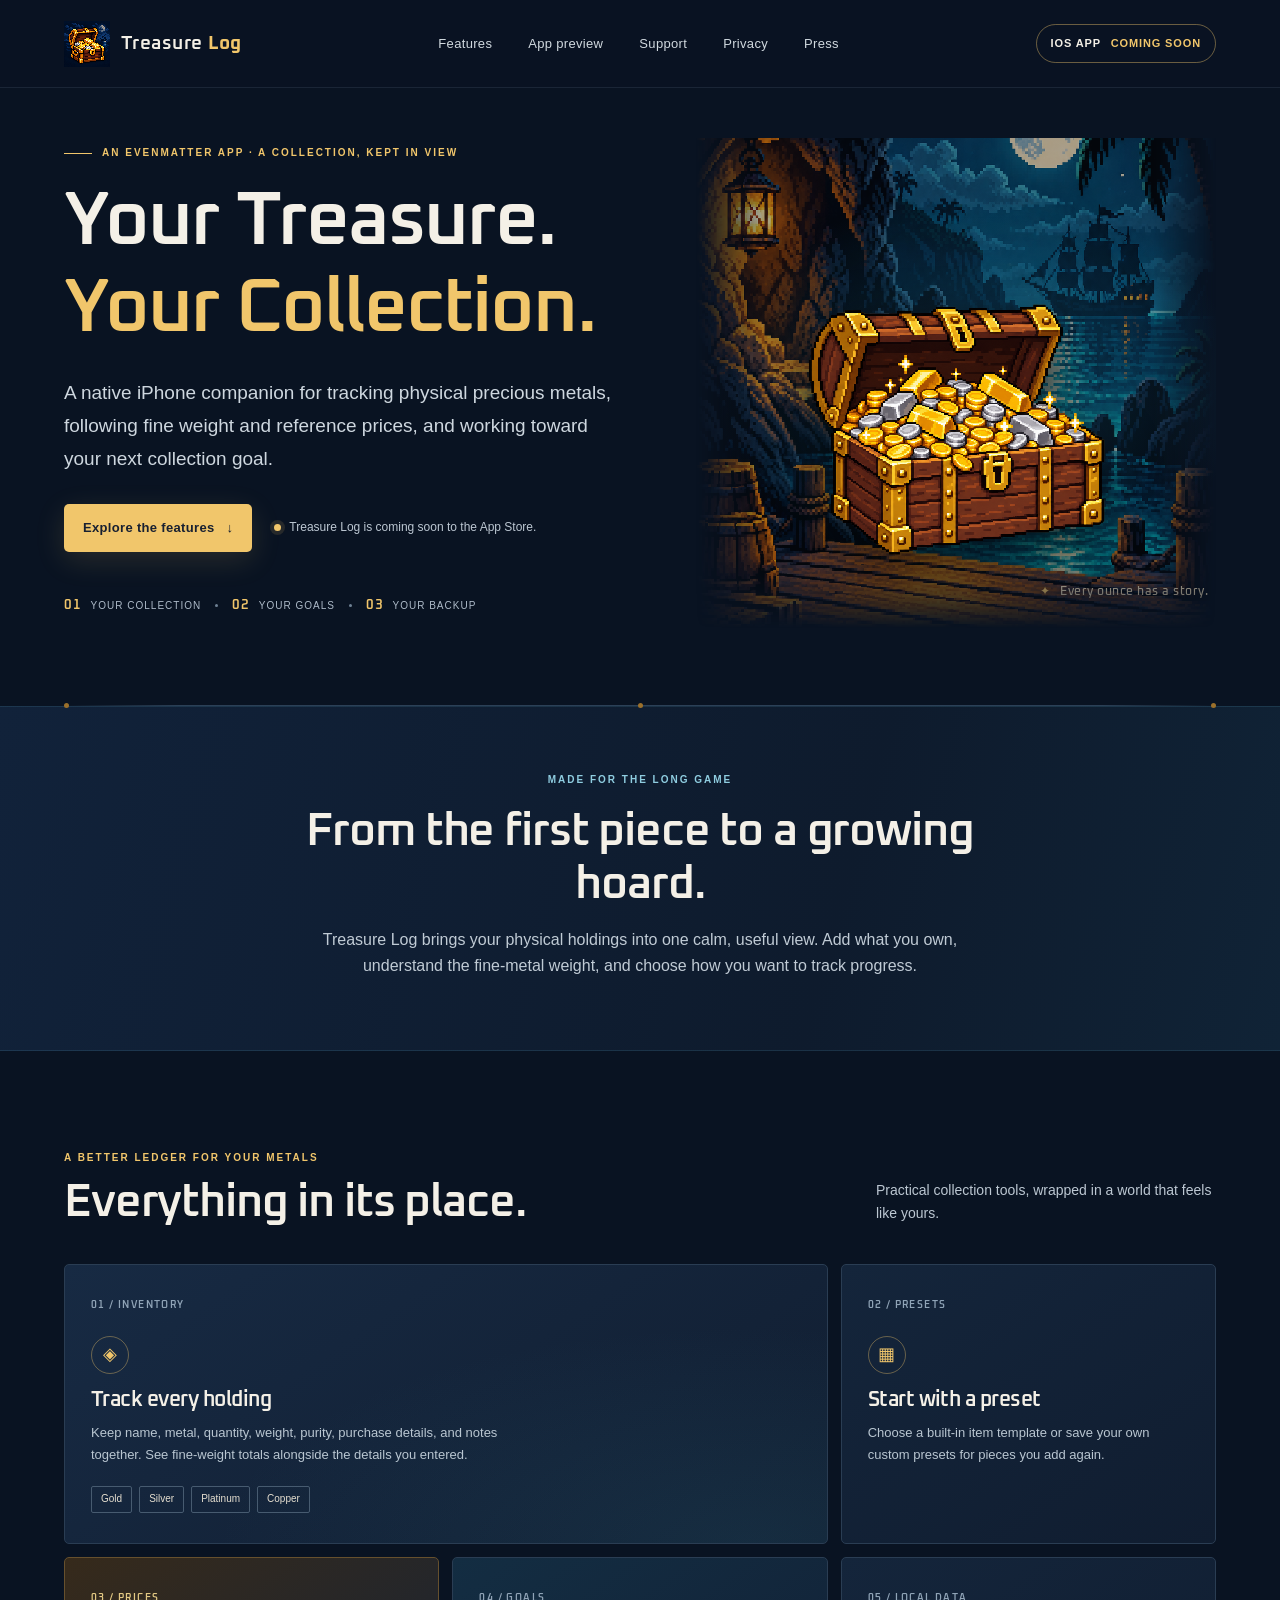
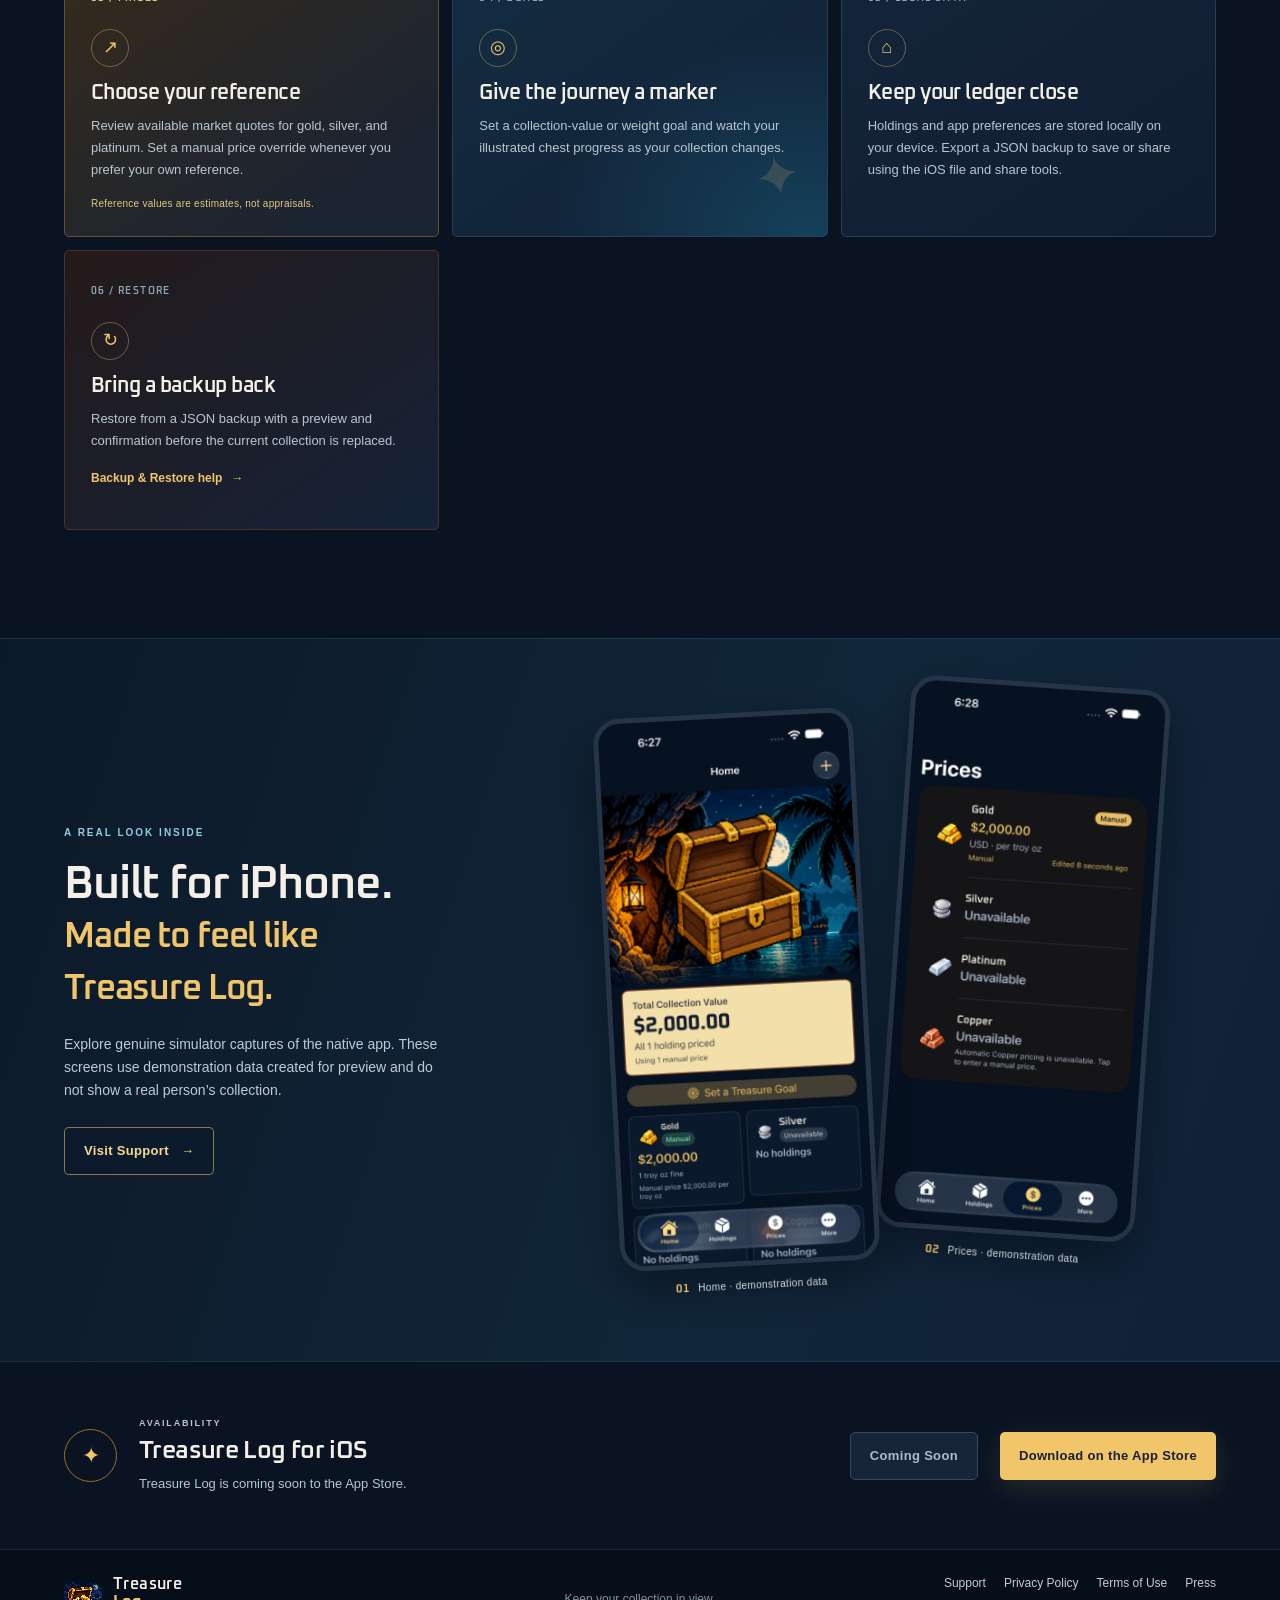
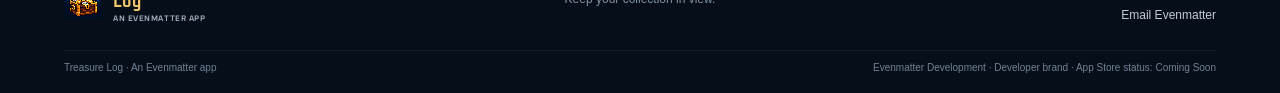
<file: docs/index.html>
<!doctype html>
<html lang="en">
<head>
  <meta charset="utf-8">
  <meta name="viewport" content="width=device-width, initial-scale=1">
  <meta name="theme-color" content="#091322">
  <meta name="description" content="Treasure Log is an iOS collection tracker for physical precious metals, with fine-weight estimates, price references, collection goals, and JSON backup.">
  <title>Your Treasure. Your Collection. — Treasure Log</title>
  <link rel="icon" href="assets/brand/treasurelog-logo.png" type="image/png">
  <link rel="preload" href="assets/fonts/oxanium.ttf" as="font" type="font/ttf" crossorigin>
  <link rel="stylesheet" href="styles/site.css">
  <script src="assets/js/launch-status.js" defer></script>
</head>
<body>
  <a class="skip-link" href="#main">Skip to content</a>
  <header class="site-header">
    <a class="brand" href="./" aria-label="Treasure Log home">
      <img src="assets/brand/treasurelog-logo.png" width="52" height="52" alt="">
      <span>Treasure <b>Log</b></span>
    </a>
    <nav class="main-nav" aria-label="Main navigation">
      <a href="#features">Features</a>
      <a href="#screenshots">App preview</a>
      <a href="support/">Support</a>
      <a href="privacy/">Privacy</a>
      <a href="press/">Press</a>
    </nav>
    <a class="nav-cta" href="#availability" data-store-cta data-fallback-href="#availability">iOS app <span data-launch-status>Coming Soon</span></a>
  </header>

  <main id="main">
    <section class="hero wrap">
      <div class="hero-copy">
        <p class="eyebrow"><span class="eyebrow-line"></span> An Evenmatter app · A collection, kept in view</p>
      <h1>Your Treasure.<br><em>Your Collection.</em></h1>
      <p class="hero-intro">A native iPhone companion for tracking physical precious metals, following fine weight and reference prices, and working toward your next collection goal.</p>
        <div class="hero-actions">
          <a class="button button-gold" href="#features">Explore the features <span aria-hidden="true">↓</span></a>
          <span class="coming-note"><span class="status-dot"></span> <span data-availability-message>Treasure Log is coming soon to the App Store.</span></span>
        </div>
        <div class="hero-proof" aria-label="Product summary">
          <span><b>01</b> Your collection</span><i></i><span><b>02</b> Your goals</span><i></i><span><b>03</b> Your backup</span>
        </div>
      </div>
      <div class="hero-scene" role="img" aria-label="Pixel-art moonlit cove with an open treasure chest">
        <div class="scene-glow"></div>
        <img class="cove-art" src="assets/brand/moonlit-cove.png" width="1024" height="1536" alt="">
        <img class="chest-art" src="assets/brand/treasure-chest.png" width="1536" height="1024" alt="">
        <div class="scene-caption"><span class="scene-caption-mark">✦</span> Every ounce has a story.</div>
      </div>
      <div class="hero-bottom-rule"><span></span><span></span><span></span></div>
    </section>

    <section class="intro-band">
      <div class="wrap intro-inner">
        <p class="eyebrow eyebrow-light">Made for the long game</p>
        <h2>From the first piece to a growing hoard.</h2>
        <p>Treasure Log brings your physical holdings into one calm, useful view. Add what you own, understand the fine-metal weight, and choose how you want to track progress.</p>
      </div>
    </section>

    <section class="features-section wrap section-pad" id="features">
      <div class="section-heading">
        <div><p class="eyebrow">A better ledger for your metals</p><h2>Everything in its place.</h2></div>
        <p>Practical collection tools, wrapped in a world that feels like yours.</p>
      </div>
      <div class="feature-grid">
        <article class="feature-card feature-card-large">
          <span class="feature-index">01 / INVENTORY</span><div class="feature-icon" aria-hidden="true">◈</div>
          <h3>Track every holding</h3><p>Keep name, metal, quantity, weight, purity, purchase details, and notes together. See fine-weight totals alongside the details you entered.</p>
          <div class="metal-chips" aria-label="Supported metals"><span>Gold</span><span>Silver</span><span>Platinum</span><span>Copper</span></div>
        </article>
        <article class="feature-card">
          <span class="feature-index">02 / PRESETS</span><div class="feature-icon" aria-hidden="true">▦</div>
          <h3>Start with a preset</h3><p>Choose a built-in item template or save your own custom presets for pieces you add again.</p>
        </article>
        <article class="feature-card feature-card-gold">
          <span class="feature-index">03 / PRICES</span><div class="feature-icon" aria-hidden="true">↗</div>
          <h3>Choose your reference</h3><p>Review available market quotes for gold, silver, and platinum. Set a manual price override whenever you prefer your own reference.</p>
          <span class="card-footnote">Reference values are estimates, not appraisals.</span>
        </article>
        <article class="feature-card feature-card-scene">
          <span class="feature-index">04 / GOALS</span><div class="feature-icon" aria-hidden="true">◎</div>
          <h3>Give the journey a marker</h3><p>Set a collection-value or weight goal and watch your illustrated chest progress as your collection changes.</p>
          <div class="mini-chest" aria-hidden="true">✦</div>
        </article>
        <article class="feature-card">
          <span class="feature-index">05 / LOCAL DATA</span><div class="feature-icon" aria-hidden="true">⌂</div>
          <h3>Keep your ledger close</h3><p>Holdings and app preferences are stored locally on your device. Export a JSON backup to save or share using the iOS file and share tools.</p>
        </article>
        <article class="feature-card feature-card-dark">
          <span class="feature-index">06 / RESTORE</span><div class="feature-icon" aria-hidden="true">↻</div>
          <h3>Bring a backup back</h3><p>Restore from a JSON backup with a preview and confirmation before the current collection is replaced.</p>
          <a class="text-link" href="support/#backup">Backup &amp; Restore help <span aria-hidden="true">→</span></a>
        </article>
      </div>
    </section>

    <section class="screens-section" id="screenshots">
      <div class="wrap screens-wrap">
        <div class="screens-copy">
          <p class="eyebrow eyebrow-light">A real look inside</p>
          <h2>Built for iPhone.<br><em>Made to feel like Treasure Log.</em></h2>
      <p>Explore genuine simulator captures of the native app. These screens use demonstration data created for preview and do not show a real person’s collection.</p>
          <a class="button button-outline" href="support/">Visit Support <span aria-hidden="true">→</span></a>
        </div>
        <div class="screens-gallery" aria-label="Native iPhone app screenshots">
          <figure class="phone-shot phone-shot-main"><img src="assets/screenshots/home-iphone.png" width="552" height="1200" loading="lazy" alt="Treasure Log iPhone Home screen with demonstration collection value, goal entry point, and metal summary"><figcaption><span>01</span> Home · demonstration data</figcaption></figure>
          <figure class="phone-shot phone-shot-side"><img src="assets/screenshots/prices-iphone.png" width="552" height="1200" loading="lazy" alt="Treasure Log iPhone Prices screen with demonstration market-price rows and manual price controls"><figcaption><span>02</span> Prices · demonstration data</figcaption></figure>
        </div>
      </div>
    </section>

    <section class="availability wrap" id="availability">
      <div class="availability-mark" aria-hidden="true">✦</div>
      <div><p class="eyebrow">Availability</p><h2>Treasure Log for iOS</h2><p data-availability-message>Treasure Log is coming soon to the App Store.</p><p class="release-date" data-release-date hidden></p></div>
      <span class="button button-muted" data-coming-soon>Coming Soon</span><a class="button button-gold" data-app-store-link hidden>Download on the App Store</a>
    </section>
  </main>

  <footer class="site-footer">
    <div class="wrap footer-main">
      <a class="brand footer-brand" href="./"><img src="assets/brand/treasurelog-logo.png" width="44" height="44" loading="lazy" alt=""><span>Treasure <b>Log</b><small>An Evenmatter app</small></span></a>
      <p>Keep your collection in view.</p>
      <nav aria-label="Footer navigation"><a href="support/">Support</a><a href="privacy/">Privacy Policy</a><a href="terms/">Terms of Use</a><a href="press/">Press</a><a href="mailto:evenmatterdev@gmail.com">Email Evenmatter</a></nav>
    </div>
    <div class="wrap footer-legal"><span>Treasure Log · An Evenmatter app</span><span>Evenmatter Development · Developer brand · App Store status: <span data-launch-status>Coming Soon</span></span></div>
  </footer>
</body>
</html>
</file>
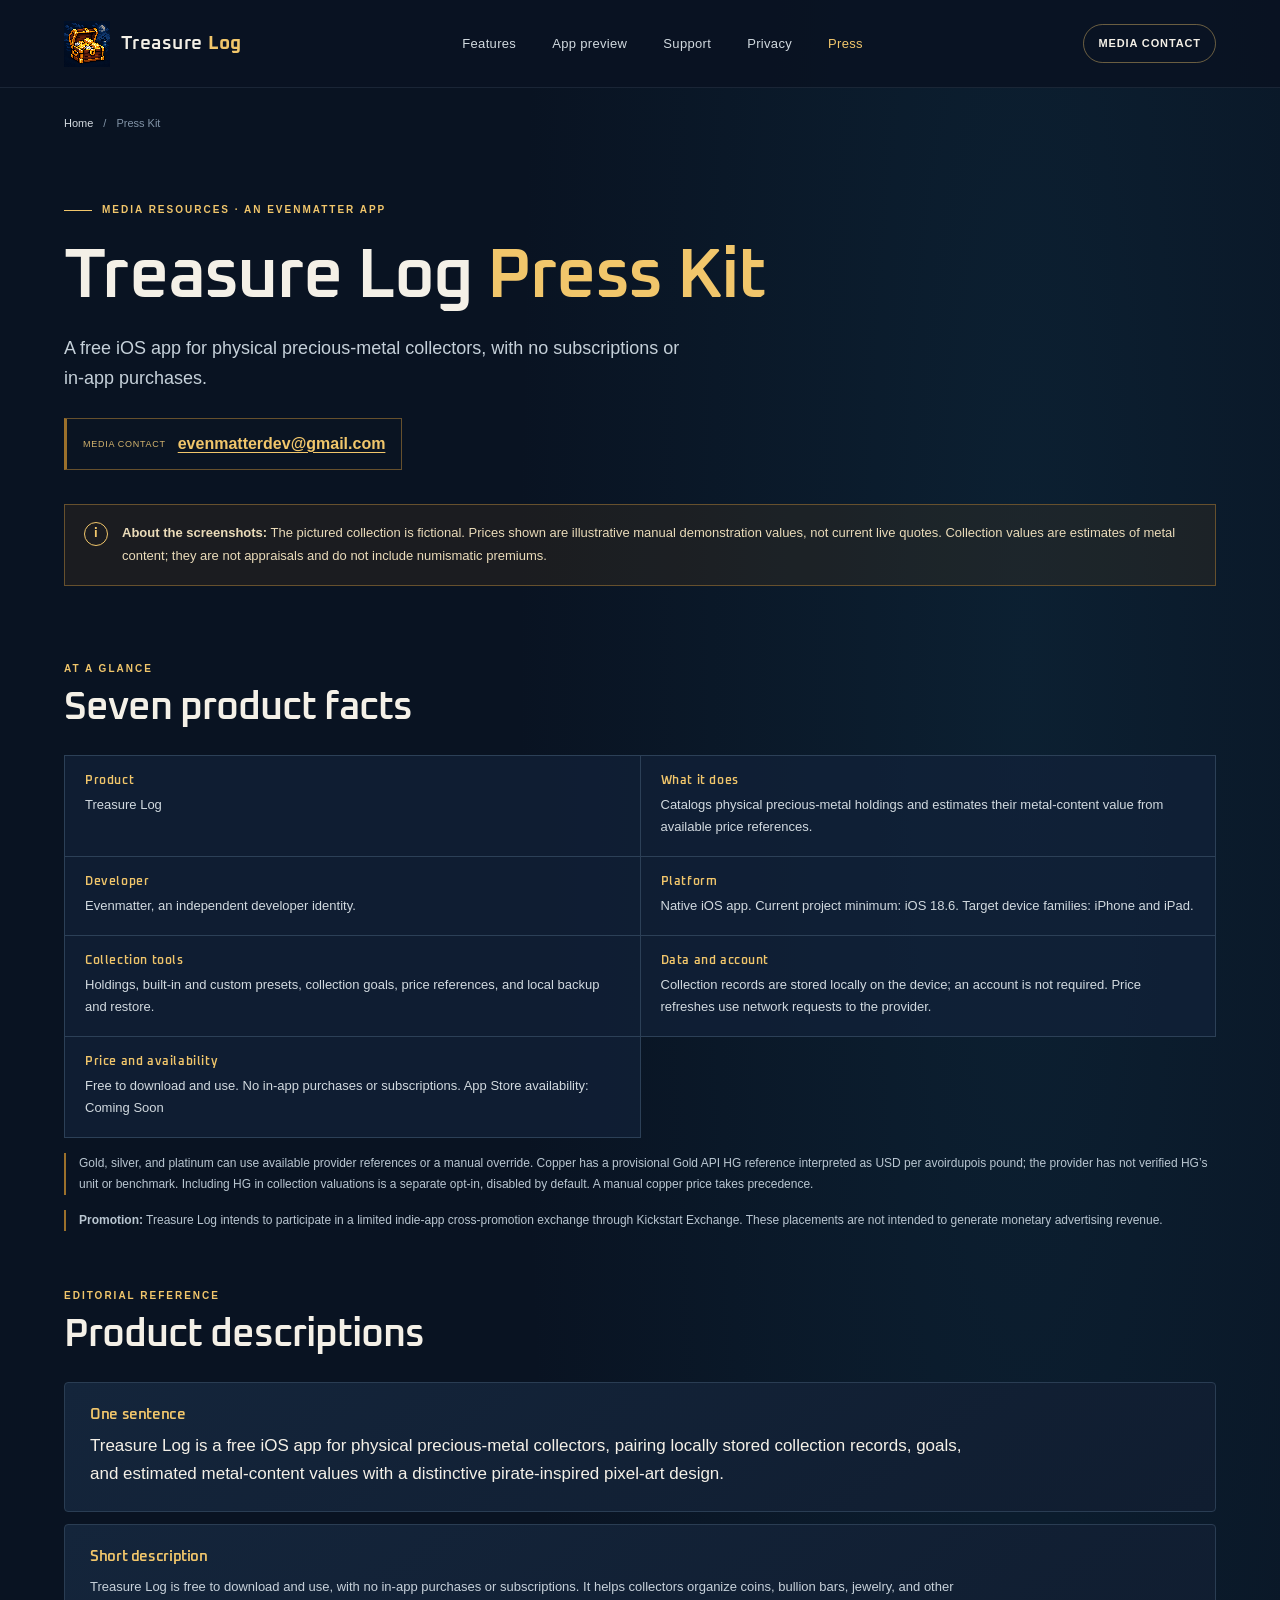
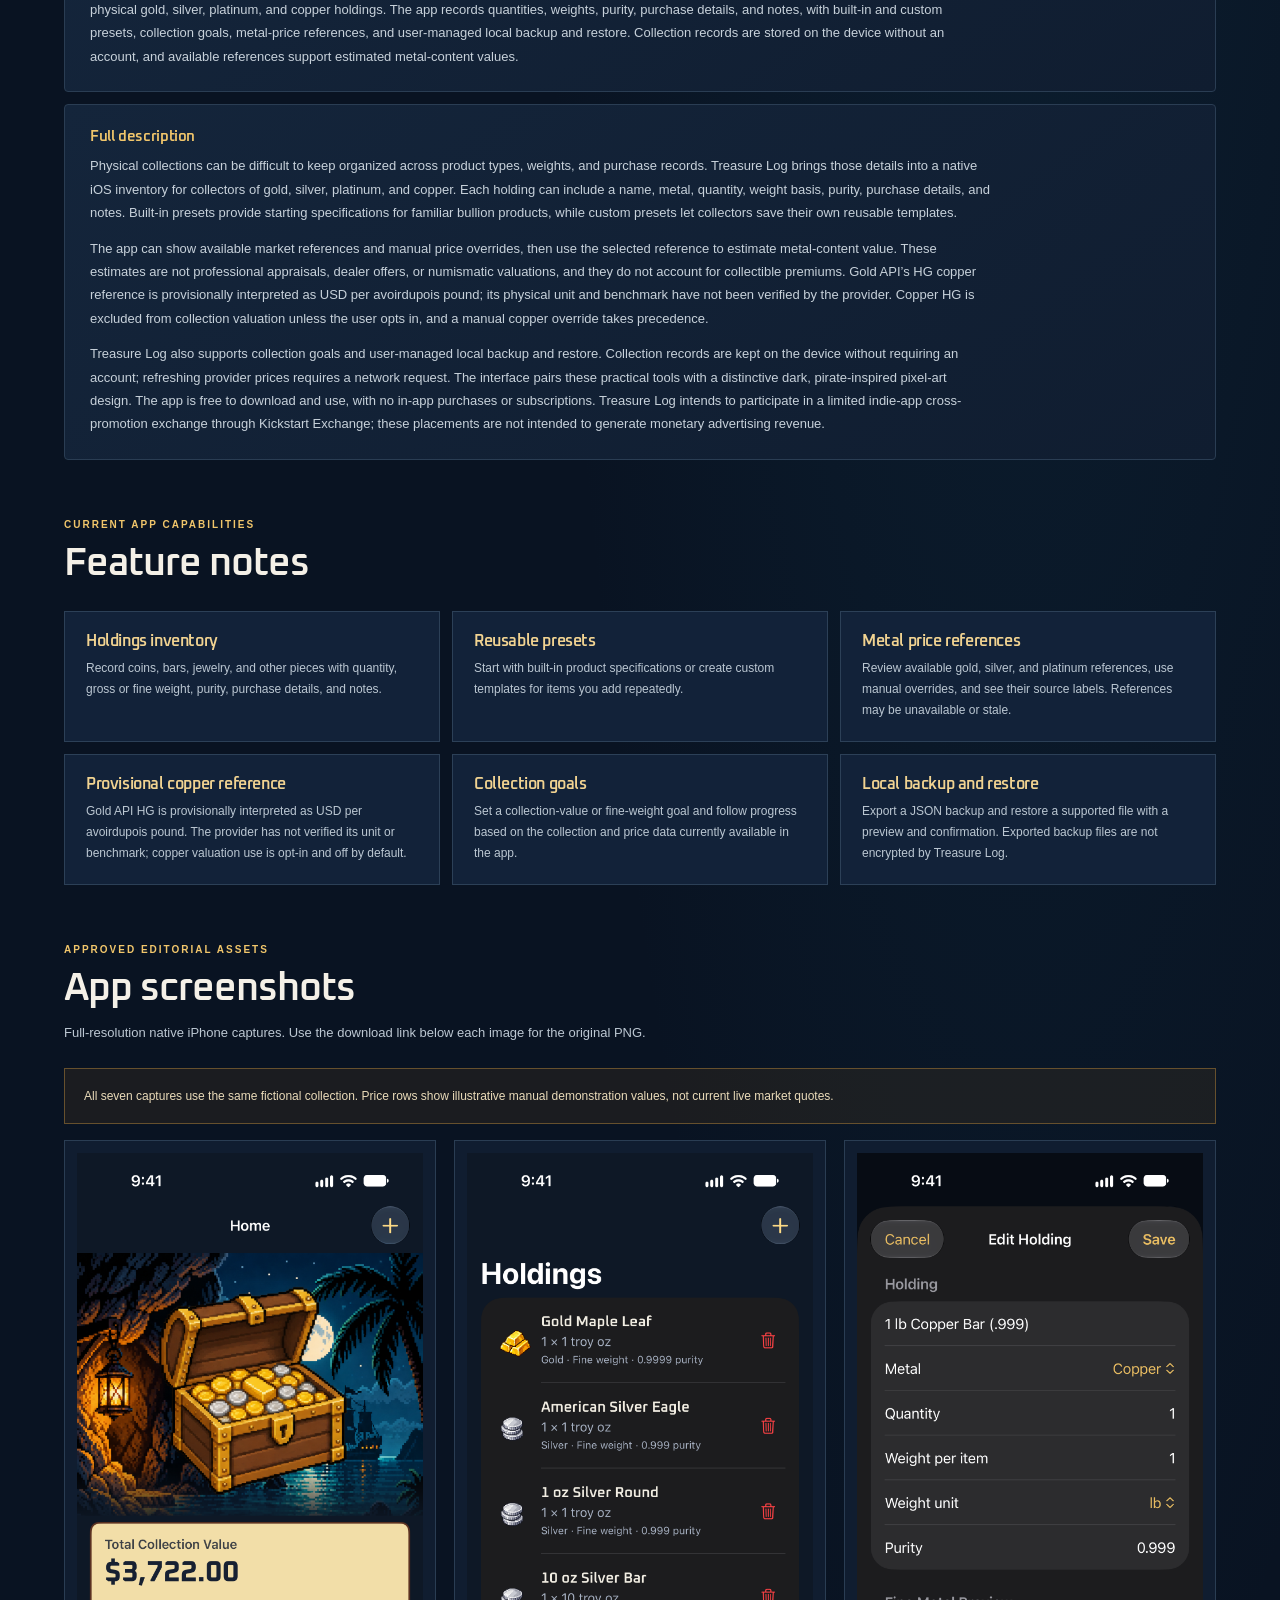
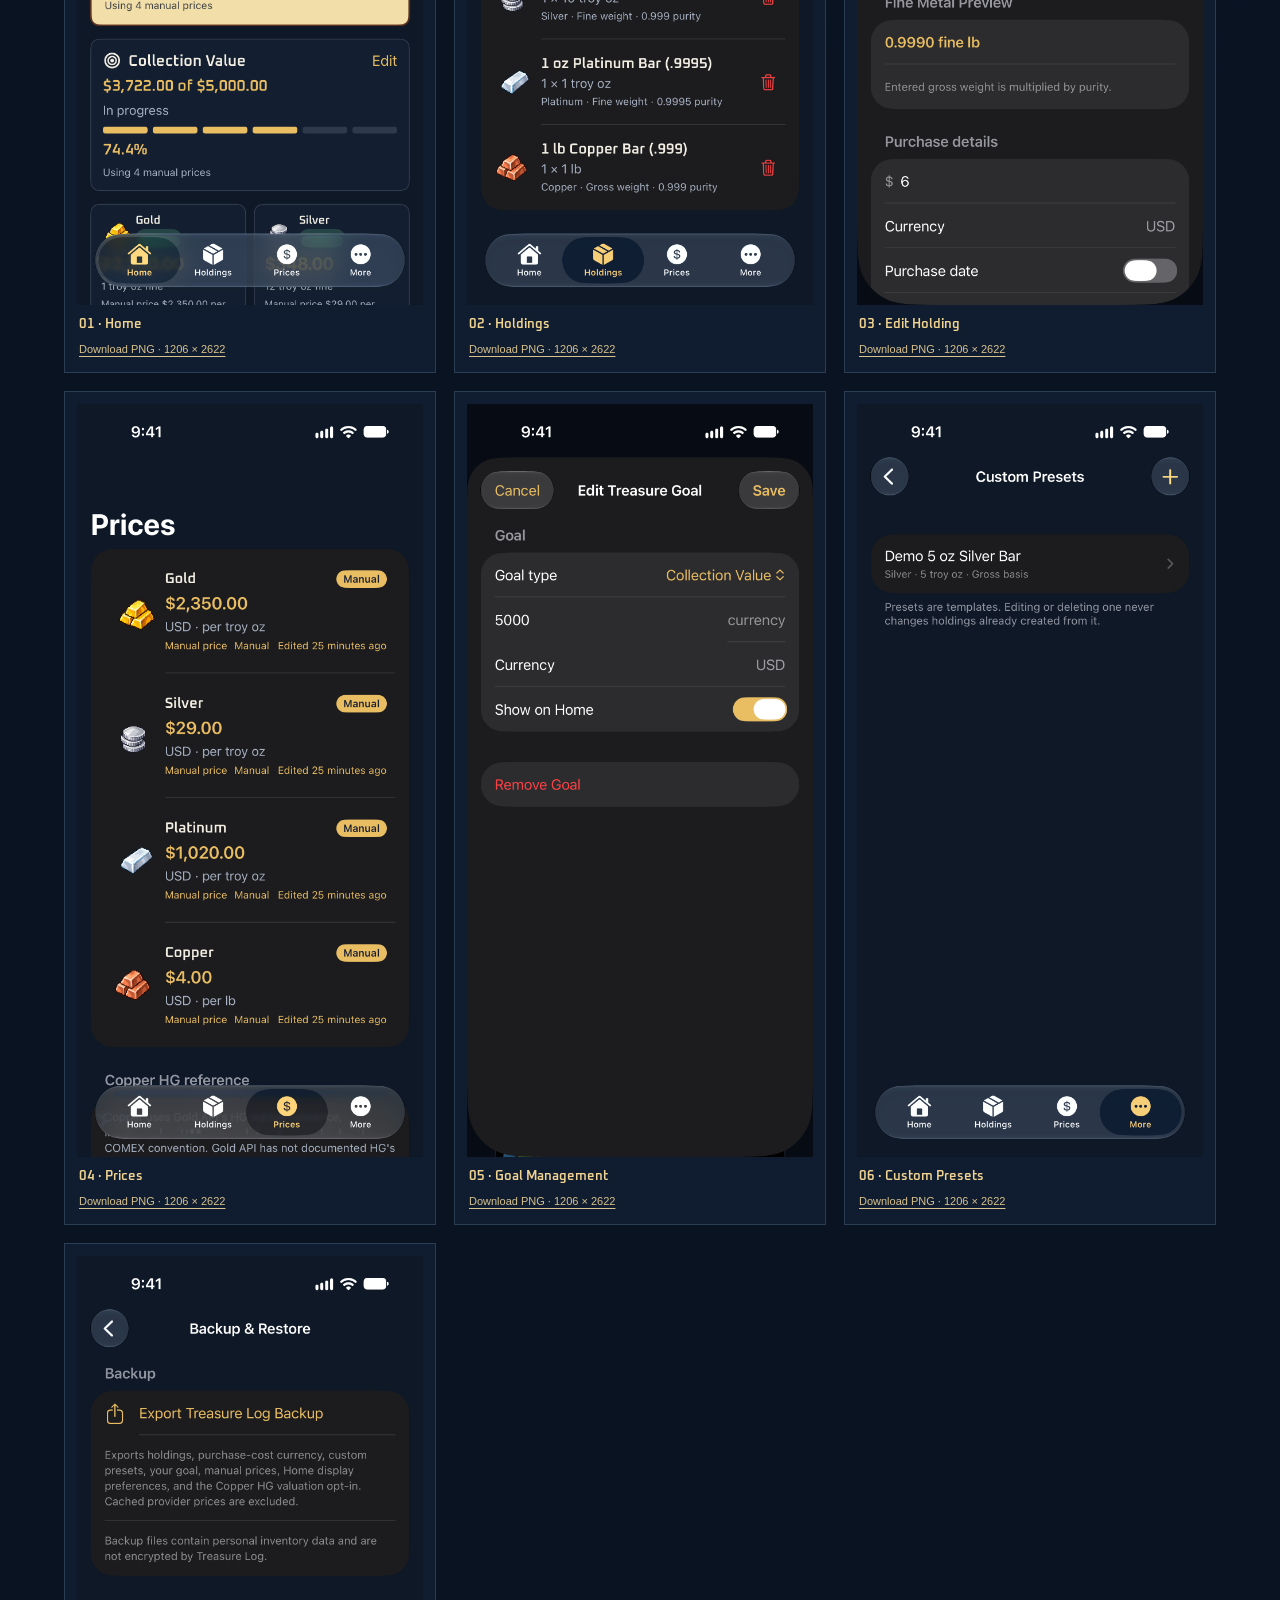
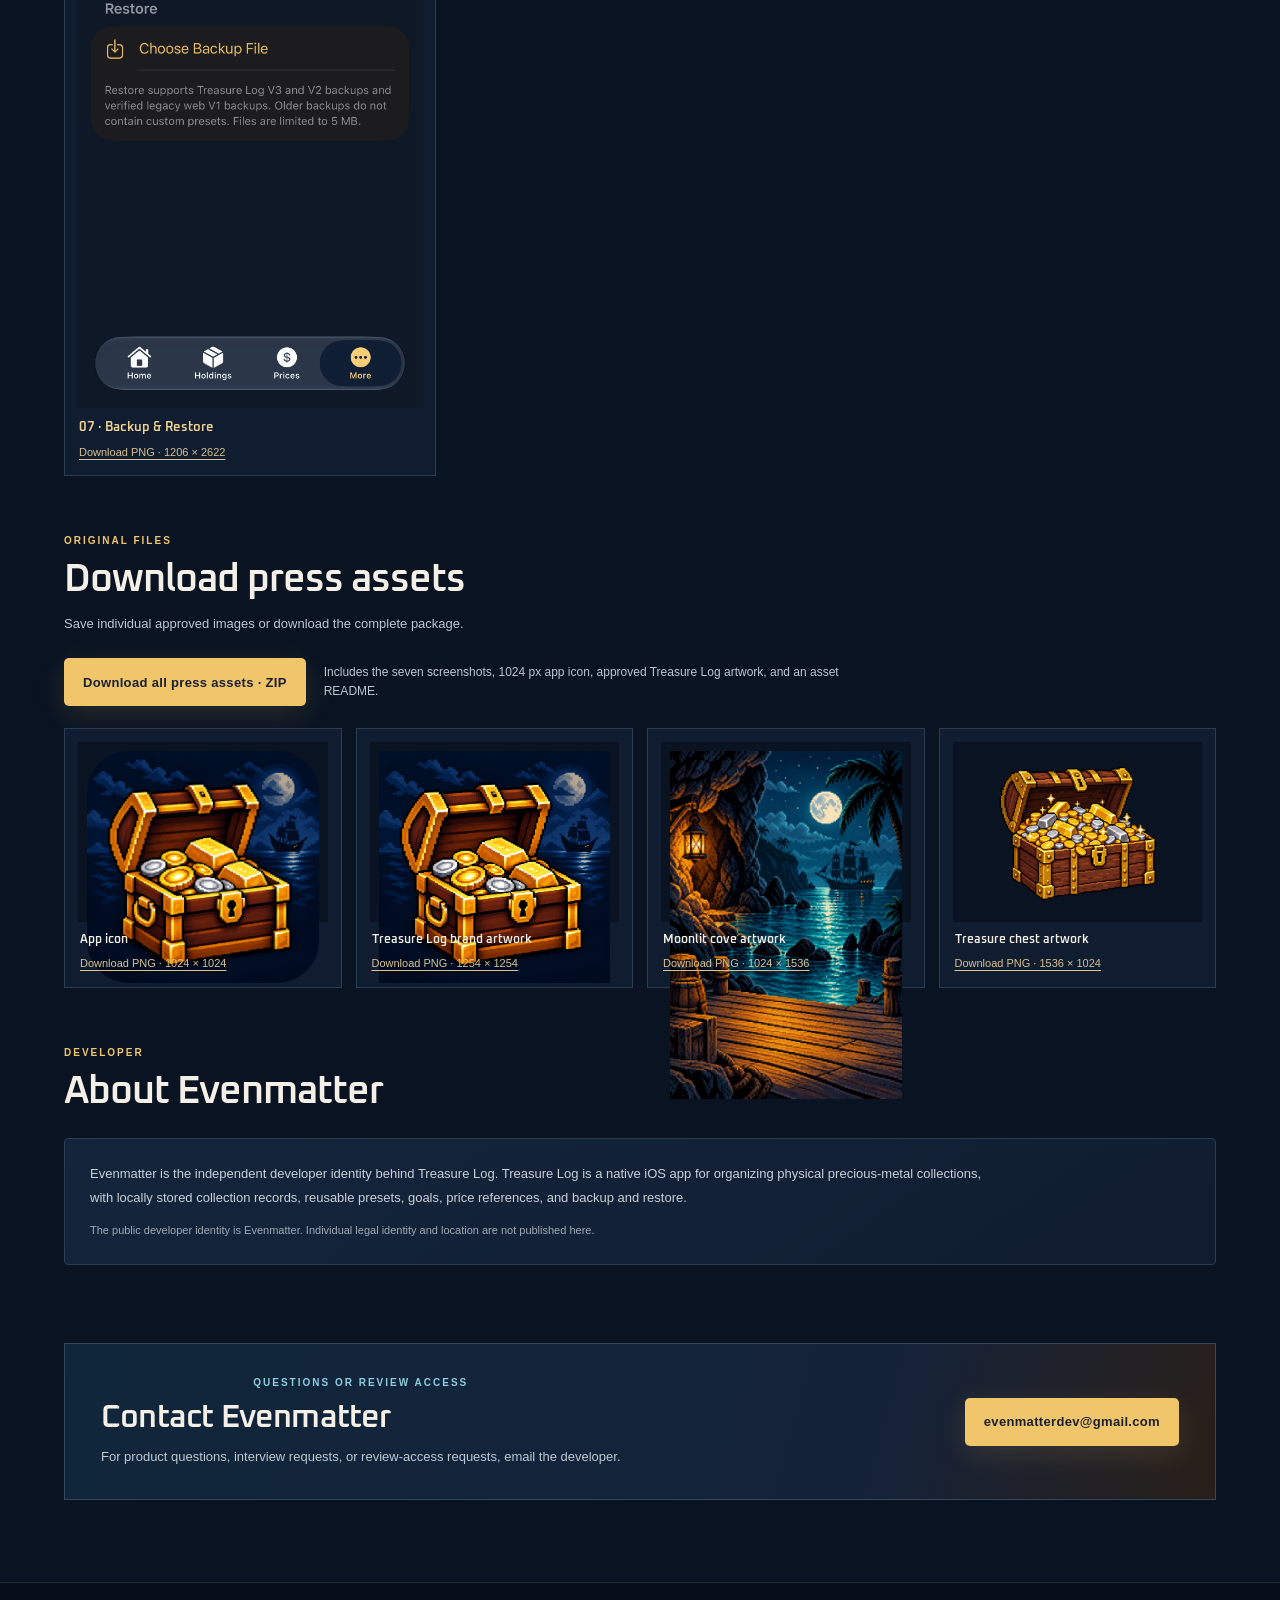
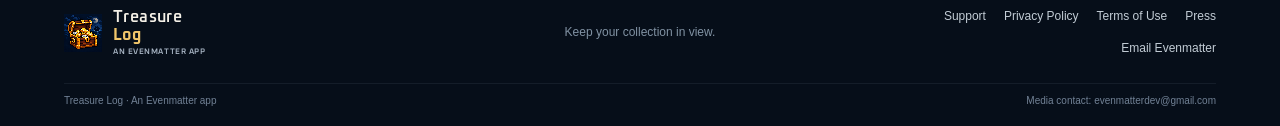
<file: docs/press/index.html>
<!doctype html>
<html lang="en">
<head>
  <meta charset="utf-8">
  <meta name="viewport" content="width=device-width, initial-scale=1">
  <meta name="theme-color" content="#091322">
  <meta name="description" content="Treasure Log press kit: verified product facts, editorial screenshots, approved artwork, and media contact.">
  <title>Press Kit — Treasure Log</title>
  <link rel="icon" href="../assets/brand/treasurelog-logo.png" type="image/png">
  <link rel="preload" href="../assets/fonts/oxanium.ttf" as="font" type="font/ttf" crossorigin>
  <link rel="stylesheet" href="../styles/site.css">
  <link rel="stylesheet" href="../styles/press.css">
  <script src="../assets/js/launch-status.js" defer></script>
</head>
<body class="inner-page">
  <a class="skip-link" href="#main">Skip to content</a>
  <header class="site-header">
    <a class="brand" href="../" aria-label="Treasure Log home"><img src="../assets/brand/treasurelog-logo.png" width="52" height="52" alt=""><span>Treasure <b>Log</b></span></a>
    <nav class="main-nav" aria-label="Main navigation">
      <a href="../#features">Features</a>
      <a href="../#screenshots">App preview</a>
      <a href="../support/">Support</a>
      <a href="../privacy/">Privacy</a>
      <a aria-current="page" href="./">Press</a>
    </nav>
    <a class="nav-cta" href="mailto:evenmatterdev@gmail.com">Media contact</a>
  </header>

  <main id="main" class="wrap inner-main press-main">
    <div class="breadcrumb"><a href="../">Home</a><span aria-hidden="true">/</span><span>Press Kit</span></div>
    <section class="page-hero press-hero">
      <p class="eyebrow"><span class="eyebrow-line"></span> Media resources · An Evenmatter app</p>
      <h1>Treasure Log <em>Press Kit</em></h1>
      <p class="page-lede">A free iOS app for physical precious-metal collectors, with no subscriptions or in-app purchases.</p>
      <div class="press-contact">
        <span class="contact-label">Media contact</span>
        <a href="mailto:evenmatterdev@gmail.com">evenmatterdev@gmail.com</a>
      </div>
    </section>

    <section class="press-notice" aria-label="Demonstration data note">
      <span class="notice-mark" aria-hidden="true">i</span>
      <p><strong>About the screenshots:</strong> The pictured collection is fictional. Prices shown are illustrative manual demonstration values, not current live quotes. Collection values are estimates of metal content; they are not appraisals and do not include numismatic premiums.</p>
    </section>

    <section class="press-section" aria-labelledby="facts-heading">
      <div class="press-section-heading">
        <p class="eyebrow">At a glance</p>
        <h2 id="facts-heading">Seven product facts</h2>
      </div>
      <dl class="facts-grid">
        <div><dt>Product</dt><dd>Treasure Log</dd></div>
        <div><dt>What it does</dt><dd>Catalogs physical precious-metal holdings and estimates their metal-content value from available price references.</dd></div>
        <div><dt>Developer</dt><dd>Evenmatter, an independent developer identity.</dd></div>
        <div><dt>Platform</dt><dd>Native iOS app. Current project minimum: iOS 18.6. Target device families: iPhone and iPad.</dd></div>
        <div><dt>Collection tools</dt><dd>Holdings, built-in and custom presets, collection goals, price references, and local backup and restore.</dd></div>
        <div><dt>Data and account</dt><dd>Collection records are stored locally on the device; an account is not required. Price refreshes use network requests to the provider.</dd></div>
        <div><dt>Price and availability</dt><dd>Free to download and use. No in-app purchases or subscriptions. App Store availability: <span data-launch-status>Coming Soon</span> <a data-app-store-link hidden>Download on the App Store</a><span class="release-date" data-release-date hidden></span></dd></div>
      </dl>
      <p class="facts-note">Gold, silver, and platinum can use available provider references or a manual override. Copper has a provisional Gold API HG reference interpreted as USD per avoirdupois pound; the provider has not verified HG’s unit or benchmark. Including HG in collection valuations is a separate opt-in, disabled by default. A manual copper price takes precedence.</p>
      <p class="facts-note"><strong>Promotion:</strong> Treasure Log intends to participate in a limited indie-app cross-promotion exchange through Kickstart Exchange. These placements are not intended to generate monetary advertising revenue.</p>
    </section>

    <section class="press-section" aria-labelledby="copy-heading">
      <div class="press-section-heading">
        <p class="eyebrow">Editorial reference</p>
        <h2 id="copy-heading">Product descriptions</h2>
      </div>
      <article class="copy-card">
        <h3>One sentence</h3>
        <p class="quotable">Treasure Log is a free iOS app for physical precious-metal collectors, pairing locally stored collection records, goals, and estimated metal-content values with a distinctive pirate-inspired pixel-art design.</p>
      </article>
      <article class="copy-card">
        <h3>Short description</h3>
        <p>Treasure Log is free to download and use, with no in-app purchases or subscriptions. It helps collectors organize coins, bullion bars, jewelry, and other physical gold, silver, platinum, and copper holdings. The app records quantities, weights, purity, purchase details, and notes, with built-in and custom presets, collection goals, metal-price references, and user-managed local backup and restore. Collection records are stored on the device without an account, and available references support estimated metal-content values.</p>
      </article>
      <article class="copy-card">
        <h3>Full description</h3>
        <p>Physical collections can be difficult to keep organized across product types, weights, and purchase records. Treasure Log brings those details into a native iOS inventory for collectors of gold, silver, platinum, and copper. Each holding can include a name, metal, quantity, weight basis, purity, purchase details, and notes. Built-in presets provide starting specifications for familiar bullion products, while custom presets let collectors save their own reusable templates.</p>
        <p>The app can show available market references and manual price overrides, then use the selected reference to estimate metal-content value. These estimates are not professional appraisals, dealer offers, or numismatic valuations, and they do not account for collectible premiums. Gold API’s HG copper reference is provisionally interpreted as USD per avoirdupois pound; its physical unit and benchmark have not been verified by the provider. Copper HG is excluded from collection valuation unless the user opts in, and a manual copper override takes precedence.</p>
        <p>Treasure Log also supports collection goals and user-managed local backup and restore. Collection records are kept on the device without requiring an account; refreshing provider prices requires a network request. The interface pairs these practical tools with a distinctive dark, pirate-inspired pixel-art design. The app is free to download and use, with no in-app purchases or subscriptions. Treasure Log intends to participate in a limited indie-app cross-promotion exchange through Kickstart Exchange; these placements are not intended to generate monetary advertising revenue.</p>
      </article>
    </section>

    <section class="press-section" aria-labelledby="features-heading">
      <div class="press-section-heading">
        <p class="eyebrow">Current app capabilities</p>
        <h2 id="features-heading">Feature notes</h2>
      </div>
      <div class="press-features">
        <article><h3>Holdings inventory</h3><p>Record coins, bars, jewelry, and other pieces with quantity, gross or fine weight, purity, purchase details, and notes.</p></article>
        <article><h3>Reusable presets</h3><p>Start with built-in product specifications or create custom templates for items you add repeatedly.</p></article>
        <article><h3>Metal price references</h3><p>Review available gold, silver, and platinum references, use manual overrides, and see their source labels. References may be unavailable or stale.</p></article>
        <article><h3>Provisional copper reference</h3><p>Gold API HG is provisionally interpreted as USD per avoirdupois pound. The provider has not verified its unit or benchmark; copper valuation use is opt-in and off by default.</p></article>
        <article><h3>Collection goals</h3><p>Set a collection-value or fine-weight goal and follow progress based on the collection and price data currently available in the app.</p></article>
        <article><h3>Local backup and restore</h3><p>Export a JSON backup and restore a supported file with a preview and confirmation. Exported backup files are not encrypted by Treasure Log.</p></article>
      </div>
    </section>

    <section class="press-section" aria-labelledby="screens-heading">
      <div class="press-section-heading">
        <p class="eyebrow">Approved editorial assets</p>
        <h2 id="screens-heading">App screenshots</h2>
        <p>Full-resolution native iPhone captures. Use the download link below each image for the original PNG.</p>
      </div>
      <div class="press-demo-note">All seven captures use the same fictional collection. Price rows show illustrative manual demonstration values, not current live market quotes.</div>
      <div class="press-gallery">
        <figure class="press-shot">
          <a class="press-image-link" href="../assets/press/screenshots/01-home-dashboard.png" download><img src="../assets/press/screenshots/01-home-dashboard.png" width="1206" height="2622" fetchpriority="high" alt="Treasure Log Home dashboard showing a fictional collection valued at 3,722 dollars and a 5,000 dollar goal at 74.4 percent progress."></a>
          <figcaption><span>01 · Home</span><a href="../assets/press/screenshots/01-home-dashboard.png" download>Download PNG · 1206 × 2622</a></figcaption>
        </figure>
        <figure class="press-shot">
          <a class="press-image-link" href="../assets/press/screenshots/02-holdings-inventory.png" download><img src="../assets/press/screenshots/02-holdings-inventory.png" width="1206" height="2622" loading="lazy" alt="Treasure Log Holdings inventory with fictional gold, silver, platinum, and copper pieces."></a>
          <figcaption><span>02 · Holdings</span><a href="../assets/press/screenshots/02-holdings-inventory.png" download>Download PNG · 1206 × 2622</a></figcaption>
        </figure>
        <figure class="press-shot">
          <a class="press-image-link" href="../assets/press/screenshots/03-edit-holding-copper-gross.png" download><img src="../assets/press/screenshots/03-edit-holding-copper-gross.png" width="1206" height="2622" loading="lazy" alt="Treasure Log edit form for a fictional gross-weight copper bar, with its metal, weight, quantity, purity, and purchase fields."></a>
          <figcaption><span>03 · Edit Holding</span><a href="../assets/press/screenshots/03-edit-holding-copper-gross.png" download>Download PNG · 1206 × 2622</a></figcaption>
        </figure>
        <figure class="press-shot">
          <a class="press-image-link" href="../assets/press/screenshots/04-prices-all-manual-quotes.png" download><img src="../assets/press/screenshots/04-prices-all-manual-quotes.png" width="1206" height="2622" loading="lazy" alt="Treasure Log Prices screen displaying illustrative manual reference values for gold, silver, platinum, and copper with source labels."></a>
          <figcaption><span>04 · Prices</span><a href="../assets/press/screenshots/04-prices-all-manual-quotes.png" download>Download PNG · 1206 × 2622</a></figcaption>
        </figure>
        <figure class="press-shot">
          <a class="press-image-link" href="../assets/press/screenshots/05-goal-management.png" download><img src="../assets/press/screenshots/05-goal-management.png" width="1206" height="2622" loading="lazy" alt="Treasure Log collection goal interface showing fictional goal progress."></a>
          <figcaption><span>05 · Goal Management</span><a href="../assets/press/screenshots/05-goal-management.png" download>Download PNG · 1206 × 2622</a></figcaption>
        </figure>
        <figure class="press-shot">
          <a class="press-image-link" href="../assets/press/screenshots/06-custom-presets.png" download><img src="../assets/press/screenshots/06-custom-presets.png" width="1206" height="2622" loading="lazy" alt="Treasure Log preset interface with built-in bullion templates and a fictional custom five-ounce silver bar preset."></a>
          <figcaption><span>06 · Custom Presets</span><a href="../assets/press/screenshots/06-custom-presets.png" download>Download PNG · 1206 × 2622</a></figcaption>
        </figure>
        <figure class="press-shot">
          <a class="press-image-link" href="../assets/press/screenshots/07-backup-restore.png" download><img src="../assets/press/screenshots/07-backup-restore.png" width="1206" height="2622" loading="lazy" alt="Treasure Log Backup and Restore screen describing export and restore actions."></a>
          <figcaption><span>07 · Backup &amp; Restore</span><a href="../assets/press/screenshots/07-backup-restore.png" download>Download PNG · 1206 × 2622</a></figcaption>
        </figure>
      </div>
    </section>

    <section class="press-section" aria-labelledby="assets-heading">
      <div class="press-section-heading">
        <p class="eyebrow">Original files</p>
        <h2 id="assets-heading">Download press assets</h2>
        <p>Save individual approved images or download the complete package.</p>
      </div>
      <p class="press-download-all"><a class="button button-gold" href="../assets/press/treasurelog-press-assets.zip" download>Download all press assets · ZIP</a><span>Includes the seven screenshots, 1024 px app icon, approved Treasure Log artwork, and an asset README.</span></p>
      <div class="brand-download-grid">
        <figure class="brand-download">
          <a href="../assets/press/treasurelog-app-icon-1024.png" download><img src="../assets/press/treasurelog-app-icon-1024.png" width="1024" height="1024" loading="lazy" alt="The approved Treasure Log production app icon, a pixel-art treasure chest on a dark background."></a>
          <figcaption><strong>App icon</strong><a href="../assets/press/treasurelog-app-icon-1024.png" download>Download PNG · 1024 × 1024</a></figcaption>
        </figure>
        <figure class="brand-download">
          <a href="../assets/press/brand/treasurelog-logo.png" download><img src="../assets/press/brand/treasurelog-logo.png" width="1254" height="1254" loading="lazy" alt="Approved Treasure Log pixel-art brand artwork."></a>
          <figcaption><strong>Treasure Log brand artwork</strong><a href="../assets/press/brand/treasurelog-logo.png" download>Download PNG · 1254 × 1254</a></figcaption>
        </figure>
        <figure class="brand-download">
          <a href="../assets/press/brand/moonlit-cove.png" download><img src="../assets/press/brand/moonlit-cove.png" width="1024" height="1536" loading="lazy" alt="Existing Treasure Log website artwork showing a moonlit pixel-art cove."></a>
          <figcaption><strong>Moonlit cove artwork</strong><a href="../assets/press/brand/moonlit-cove.png" download>Download PNG · 1024 × 1536</a></figcaption>
        </figure>
        <figure class="brand-download">
          <a href="../assets/press/brand/treasure-chest.png" download><img src="../assets/press/brand/treasure-chest.png" width="1536" height="1024" loading="lazy" alt="Existing Treasure Log website pixel-art treasure chest artwork."></a>
          <figcaption><strong>Treasure chest artwork</strong><a href="../assets/press/brand/treasure-chest.png" download>Download PNG · 1536 × 1024</a></figcaption>
        </figure>
      </div>
    </section>

    <section class="press-section" aria-labelledby="developer-heading">
      <div class="press-section-heading">
        <p class="eyebrow">Developer</p>
        <h2 id="developer-heading">About Evenmatter</h2>
      </div>
      <div class="bio-card">
        <p>Evenmatter is the independent developer identity behind Treasure Log. Treasure Log is a native iOS app for organizing physical precious-metal collections, with locally stored collection records, reusable presets, goals, price references, and backup and restore.</p>
        <p class="bio-note">The public developer identity is Evenmatter. Individual legal identity and location are not published here.</p>
      </div>
    </section>

    <section class="press-bottom-contact" aria-labelledby="contact-bottom-heading">
      <div><p class="eyebrow eyebrow-light">Questions or review access</p><h2 id="contact-bottom-heading">Contact Evenmatter</h2><p>For product questions, interview requests, or review-access requests, email the developer.</p></div>
      <a class="button button-gold" href="mailto:evenmatterdev@gmail.com">evenmatterdev@gmail.com</a>
    </section>
  </main>

  <footer class="site-footer">
    <div class="wrap footer-main">
      <a class="brand footer-brand" href="../"><img src="../assets/brand/treasurelog-logo.png" width="44" height="44" loading="lazy" alt=""><span>Treasure <b>Log</b><small>An Evenmatter app</small></span></a>
      <p>Keep your collection in view.</p>
      <nav aria-label="Footer navigation"><a href="../support/">Support</a><a href="../privacy/">Privacy Policy</a><a href="../terms/">Terms of Use</a><a aria-current="page" href="./">Press</a><a href="mailto:evenmatterdev@gmail.com">Email Evenmatter</a></nav>
    </div>
    <div class="wrap footer-legal"><span>Treasure Log · An Evenmatter app</span><span>Media contact: evenmatterdev@gmail.com</span></div>
  </footer>
</body>
</html>
</file>
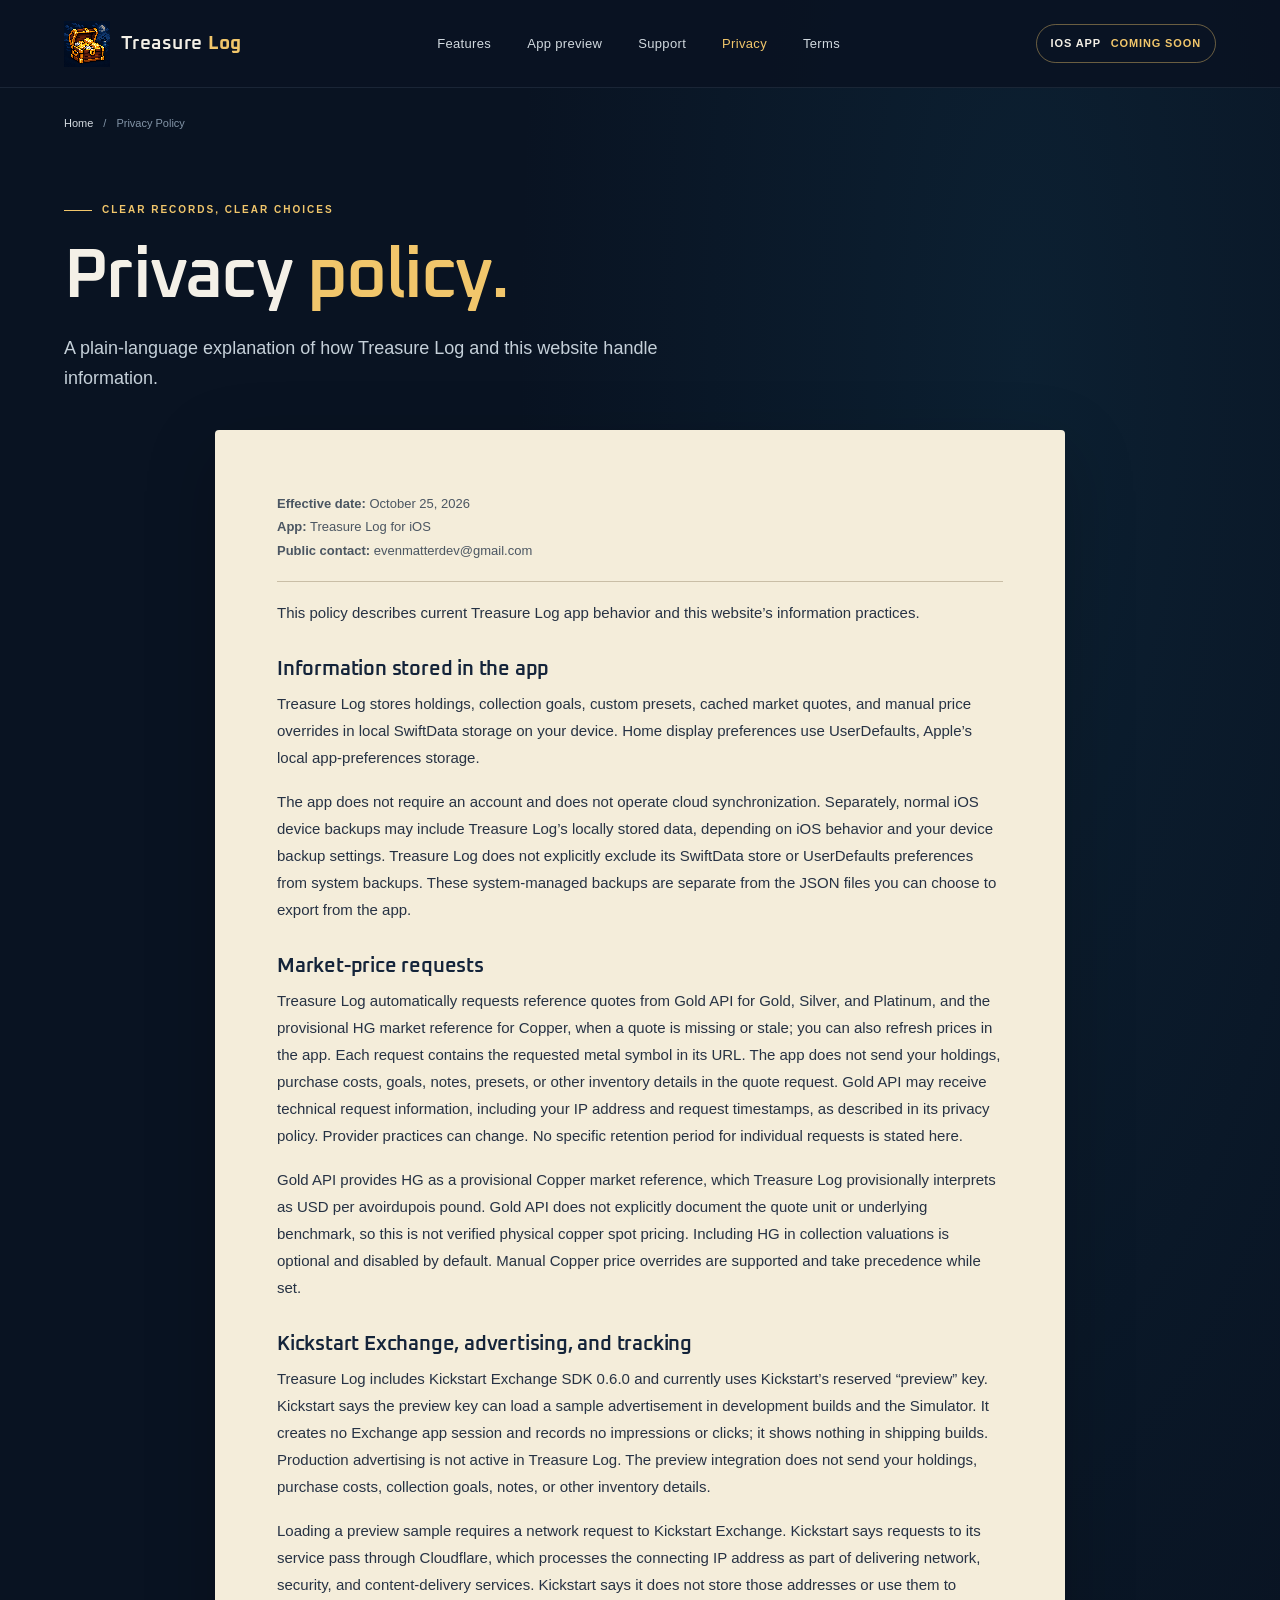
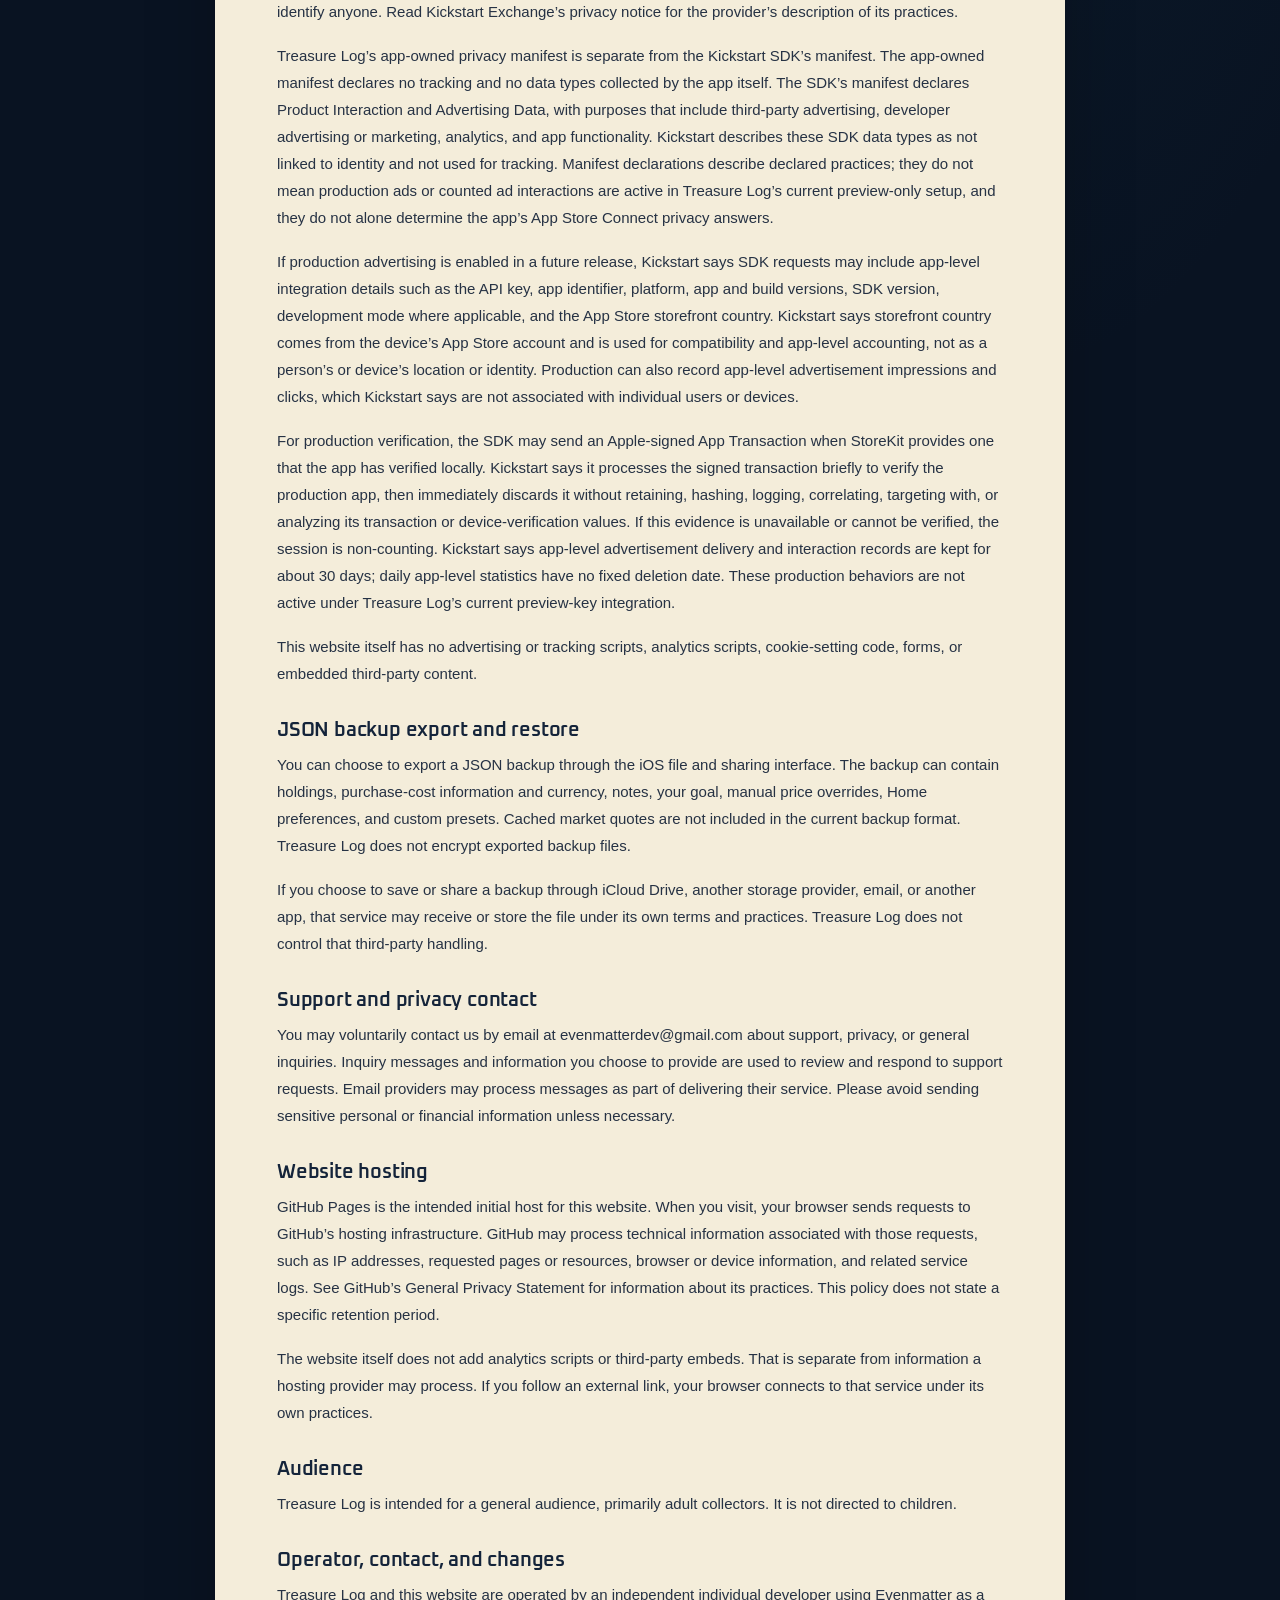
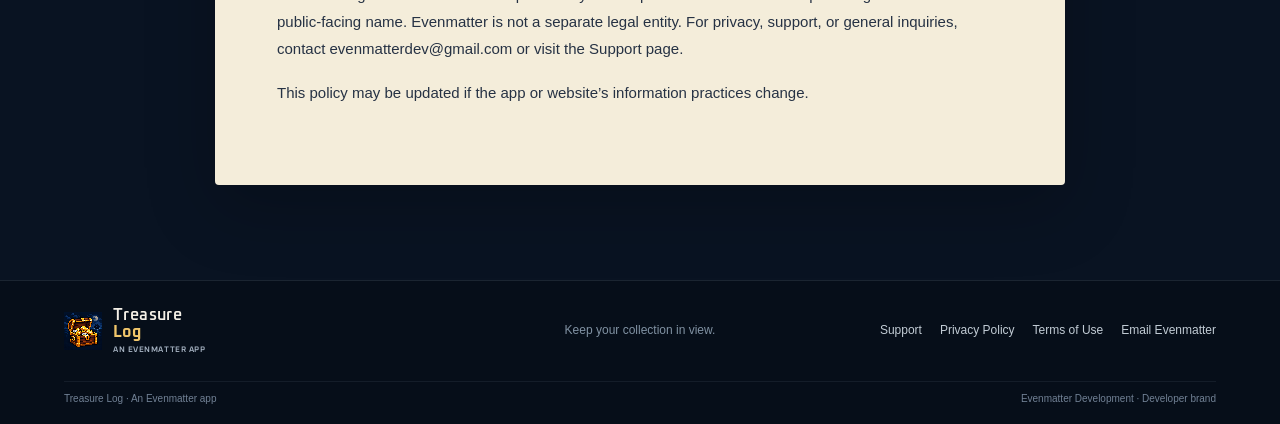
<file: docs/privacy/index.html>
<!doctype html>
<html lang="en">
<head>
  <meta charset="utf-8"><meta name="viewport" content="width=device-width, initial-scale=1"><meta name="theme-color" content="#091322">
  <meta name="description" content="Privacy policy for Treasure Log, an Evenmatter app.">
  <title>Privacy Policy — Treasure Log</title>
  <link rel="icon" href="../assets/brand/treasurelog-logo.png" type="image/png"><link rel="stylesheet" href="../styles/site.css">
  <script src="../assets/js/launch-status.js" defer></script>
</head>
<body class="inner-page privacy-page">
  <a class="skip-link" href="#main">Skip to content</a>
  <header class="site-header">
    <a class="brand" href="../" aria-label="Treasure Log home"><img src="../assets/brand/treasurelog-logo.png" width="52" height="52" alt=""><span>Treasure <b>Log</b></span></a>
    <nav class="main-nav" aria-label="Main navigation"><a href="../#features">Features</a><a href="../#screenshots">App preview</a><a href="../support/">Support</a><a aria-current="page" href="./">Privacy</a><a href="../terms/">Terms</a></nav>
    <a class="nav-cta" href="../#availability" data-store-cta data-fallback-href="../#availability">iOS app <span data-launch-status>Coming Soon</span></a>
  </header>
  <main id="main" class="wrap inner-main">
    <div class="breadcrumb"><a href="../">Home</a><span aria-hidden="true">/</span><span>Privacy Policy</span></div>
    <section class="page-hero privacy-hero"><p class="eyebrow"><span class="eyebrow-line"></span> Clear records, clear choices</p><h1>Privacy <em>policy.</em></h1><p class="page-lede">A plain-language explanation of how Treasure Log and this website handle information.</p></section>
    <article class="policy-paper">
      <p class="policy-meta"><strong>Effective date:</strong> October 25, 2026<br><strong>App:</strong> Treasure Log for iOS<br><strong>Public contact:</strong> <a href="mailto:evenmatterdev@gmail.com">evenmatterdev@gmail.com</a></p>
      <p>This policy describes current Treasure Log app behavior and this website’s information practices.</p>
      <h2>Information stored in the app</h2>
      <p>Treasure Log stores holdings, collection goals, custom presets, cached market quotes, and manual price overrides in local SwiftData storage on your device. Home display preferences use UserDefaults, Apple’s local app-preferences storage.</p>
      <p>The app does not require an account and does not operate cloud synchronization. Separately, normal iOS device backups may include Treasure Log’s locally stored data, depending on iOS behavior and your device backup settings. Treasure Log does not explicitly exclude its SwiftData store or UserDefaults preferences from system backups. These system-managed backups are separate from the JSON files you can choose to export from the app.</p>
      <h2>Market-price requests</h2>
      <p>Treasure Log automatically requests reference quotes from Gold API for Gold, Silver, and Platinum, and the provisional HG market reference for Copper, when a quote is missing or stale; you can also refresh prices in the app. Each request contains the requested metal symbol in its URL. The app does not send your holdings, purchase costs, goals, notes, presets, or other inventory details in the quote request. Gold API may receive technical request information, including your IP address and request timestamps, as described in its <a href="https://gold-api.com/privacy">privacy policy</a>. Provider practices can change. No specific retention period for individual requests is stated here.</p>
      <p>Gold API provides HG as a provisional Copper market reference, which Treasure Log provisionally interprets as USD per avoirdupois pound. Gold API does not explicitly document the quote unit or underlying benchmark, so this is not verified physical copper spot pricing. Including HG in collection valuations is optional and disabled by default. Manual Copper price overrides are supported and take precedence while set.</p>
      <h2>Kickstart Exchange, advertising, and tracking</h2>
      <p>Treasure Log includes Kickstart Exchange SDK 0.6.0 and currently uses Kickstart’s reserved “preview” key. Kickstart says the preview key can load a sample advertisement in development builds and the Simulator. It creates no Exchange app session and records no impressions or clicks; it shows nothing in shipping builds. Production advertising is not active in Treasure Log. The preview integration does not send your holdings, purchase costs, collection goals, notes, or other inventory details.</p>
      <p>Loading a preview sample requires a network request to Kickstart Exchange. Kickstart says requests to its service pass through Cloudflare, which processes the connecting IP address as part of delivering network, security, and content-delivery services. Kickstart says it does not store those addresses or use them to identify anyone. Read <a href="https://exchange.kickstart.tools/privacy">Kickstart Exchange’s privacy notice</a> for the provider’s description of its practices.</p>
      <p>Treasure Log’s app-owned privacy manifest is separate from the Kickstart SDK’s manifest. The app-owned manifest declares no tracking and no data types collected by the app itself. The SDK’s manifest declares Product Interaction and Advertising Data, with purposes that include third-party advertising, developer advertising or marketing, analytics, and app functionality. Kickstart describes these SDK data types as not linked to identity and not used for tracking. Manifest declarations describe declared practices; they do not mean production ads or counted ad interactions are active in Treasure Log’s current preview-only setup, and they do not alone determine the app’s App Store Connect privacy answers.</p>
      <p>If production advertising is enabled in a future release, Kickstart says SDK requests may include app-level integration details such as the API key, app identifier, platform, app and build versions, SDK version, development mode where applicable, and the App Store storefront country. Kickstart says storefront country comes from the device’s App Store account and is used for compatibility and app-level accounting, not as a person’s or device’s location or identity. Production can also record app-level advertisement impressions and clicks, which Kickstart says are not associated with individual users or devices.</p>
      <p>For production verification, the SDK may send an Apple-signed App Transaction when StoreKit provides one that the app has verified locally. Kickstart says it processes the signed transaction briefly to verify the production app, then immediately discards it without retaining, hashing, logging, correlating, targeting with, or analyzing its transaction or device-verification values. If this evidence is unavailable or cannot be verified, the session is non-counting. Kickstart says app-level advertisement delivery and interaction records are kept for about 30 days; daily app-level statistics have no fixed deletion date. These production behaviors are not active under Treasure Log’s current preview-key integration.</p>
      <p>This website itself has no advertising or tracking scripts, analytics scripts, cookie-setting code, forms, or embedded third-party content.</p>
      <h2>JSON backup export and restore</h2>
      <p>You can choose to export a JSON backup through the iOS file and sharing interface. The backup can contain holdings, purchase-cost information and currency, notes, your goal, manual price overrides, Home preferences, and custom presets. Cached market quotes are not included in the current backup format. Treasure Log does not encrypt exported backup files.</p>
      <p>If you choose to save or share a backup through iCloud Drive, another storage provider, email, or another app, that service may receive or store the file under its own terms and practices. Treasure Log does not control that third-party handling.</p>
      <h2>Support and privacy contact</h2>
      <p>You may voluntarily contact us by email at <a href="mailto:evenmatterdev@gmail.com">evenmatterdev@gmail.com</a> about support, privacy, or general inquiries. Inquiry messages and information you choose to provide are used to review and respond to support requests. Email providers may process messages as part of delivering their service. Please avoid sending sensitive personal or financial information unless necessary.</p>
      <h2>Website hosting</h2>
      <p>GitHub Pages is the intended initial host for this website. When you visit, your browser sends requests to GitHub’s hosting infrastructure. GitHub may process technical information associated with those requests, such as IP addresses, requested pages or resources, browser or device information, and related service logs. See <a href="https://docs.github.com/en/site-policy/privacy-policies/github-general-privacy-statement">GitHub’s General Privacy Statement</a> for information about its practices. This policy does not state a specific retention period.</p>
      <p>The website itself does not add analytics scripts or third-party embeds. That is separate from information a hosting provider may process. If you follow an external link, your browser connects to that service under its own practices.</p>
      <h2>Audience</h2>
      <p>Treasure Log is intended for a general audience, primarily adult collectors. It is not directed to children.</p>
      <h2>Operator, contact, and changes</h2>
      <p>Treasure Log and this website are operated by an independent individual developer using Evenmatter as a public-facing name. Evenmatter is not a separate legal entity. For privacy, support, or general inquiries, contact <a href="mailto:evenmatterdev@gmail.com">evenmatterdev@gmail.com</a> or visit the <a href="../support/">Support page</a>.</p>
      <p>This policy may be updated if the app or website’s information practices change.</p>
    </article>
  </main>
  <footer class="site-footer"><div class="wrap footer-main"><a class="brand footer-brand" href="../"><img src="../assets/brand/treasurelog-logo.png" width="44" height="44" loading="lazy" alt=""><span>Treasure <b>Log</b><small>An Evenmatter app</small></span></a><p>Keep your collection in view.</p><nav aria-label="Footer navigation"><a href="../support/">Support</a><a href="./">Privacy Policy</a><a href="../terms/">Terms of Use</a><a href="mailto:evenmatterdev@gmail.com">Email Evenmatter</a></nav></div><div class="wrap footer-legal"><span>Treasure Log · An Evenmatter app</span><span>Evenmatter Development · Developer brand</span></div></footer>
</body>
</html>
</file>
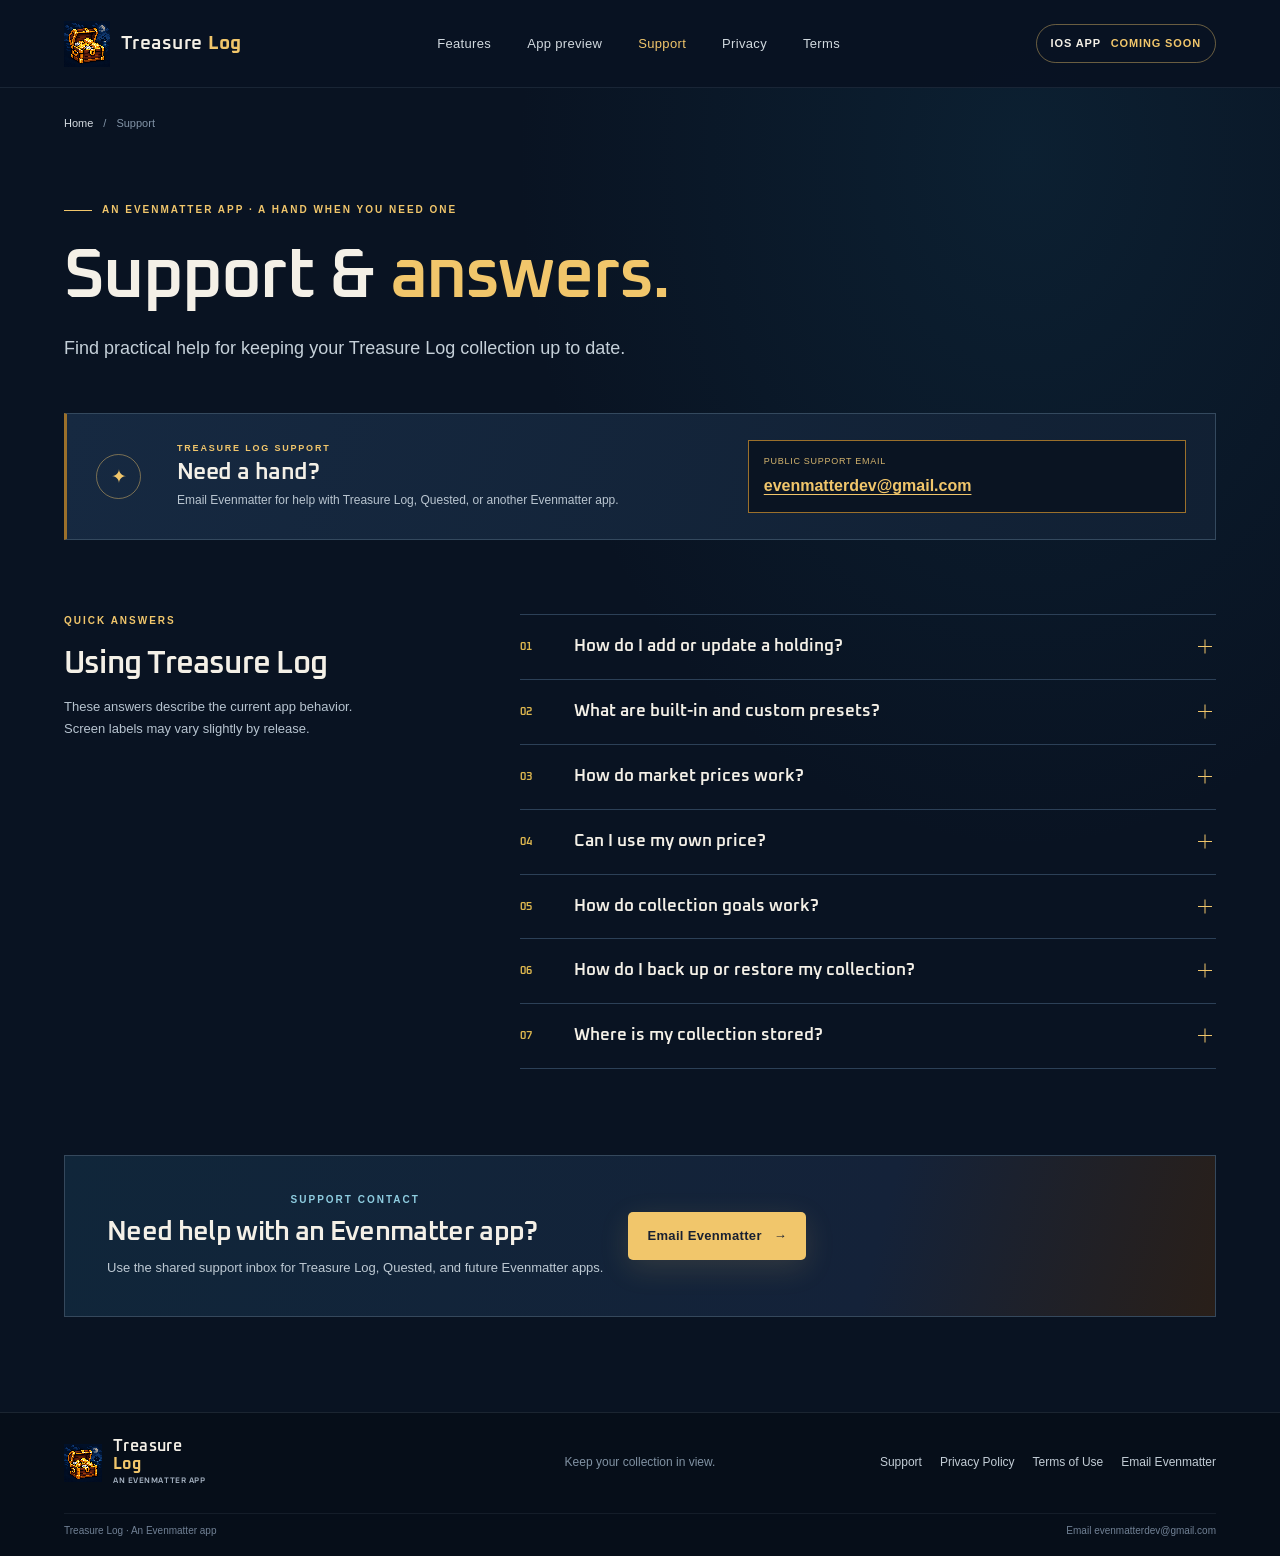
<file: docs/support/index.html>
<!doctype html>
<html lang="en">
<head>
  <meta charset="utf-8">
  <meta name="viewport" content="width=device-width, initial-scale=1">
  <meta name="theme-color" content="#091322">
  <meta name="description" content="Treasure Log support and answers about holdings, presets, prices, goals, and local backups.">
  <title>Support — Treasure Log</title>
  <link rel="icon" href="../assets/brand/treasurelog-logo.png" type="image/png">
  <link rel="stylesheet" href="../styles/site.css">
  <script src="../assets/js/launch-status.js" defer></script>
</head>
<body class="inner-page">
  <a class="skip-link" href="#main">Skip to content</a>
  <header class="site-header">
    <a class="brand" href="../" aria-label="Treasure Log home"><img src="../assets/brand/treasurelog-logo.png" width="52" height="52" alt=""><span>Treasure <b>Log</b></span></a>
    <nav class="main-nav" aria-label="Main navigation"><a href="../#features">Features</a><a href="../#screenshots">App preview</a><a aria-current="page" href="./">Support</a><a href="../privacy/">Privacy</a><a href="../terms/">Terms</a></nav>
    <a class="nav-cta" href="../#availability" data-store-cta data-fallback-href="../#availability">iOS app <span data-launch-status>Coming Soon</span></a>
  </header>
  <main id="main" class="wrap inner-main">
    <div class="breadcrumb"><a href="../">Home</a><span aria-hidden="true">/</span><span>Support</span></div>
    <section class="page-hero">
      <p class="eyebrow"><span class="eyebrow-line"></span> An Evenmatter app · A hand when you need one</p>
      <h1>Support &amp; <em>answers.</em></h1>
      <p class="page-lede">Find practical help for keeping your Treasure Log collection up to date.</p>
    </section>
    <section class="support-contact" aria-labelledby="contact-heading">
      <div class="contact-star" aria-hidden="true">✦</div><div><p class="eyebrow">Treasure Log support</p><h2 id="contact-heading">Need a hand?</h2><p>Email Evenmatter for help with Treasure Log, Quested, or another Evenmatter app.</p></div>
      <div class="contact-email" aria-label="Support email"><span class="contact-label">Public support email</span><a class="email-link" href="mailto:evenmatterdev@gmail.com">evenmatterdev@gmail.com</a></div>
    </section>
    <section class="faq-section" aria-labelledby="faq-heading">
      <div class="faq-heading"><p class="eyebrow">Quick answers</p><h2 id="faq-heading">Using Treasure Log</h2><p>These answers describe the current app behavior. Screen labels may vary slightly by release.</p></div>
      <div class="faq-list">
        <details class="faq-item"><summary><span class="faq-number">01</span><span>How do I add or update a holding?</span><span class="faq-plus" aria-hidden="true"></span></summary><div class="faq-answer"><p>Open Holdings or use Add Treasure on Home. Enter the metal, item weight, quantity, purity, and whether the weight is gross or fine. Purchase details and notes are optional. Reopen an item to edit it; deletion asks for confirmation.</p></div></details>
        <details class="faq-item"><summary><span class="faq-number">02</span><span>What are built-in and custom presets?</span><span class="faq-plus" aria-hidden="true"></span></summary><div class="faq-answer"><p>Built-in presets provide starting details for common coins and bars; Custom Bullion is the manual-entry option. You can also create, edit, and delete custom presets with your own specifications. Presets are reusable templates. Each holding you add is saved separately, so later preset changes do not change existing holdings.</p></div></details>
        <details class="faq-item"><summary><span class="faq-number">03</span><span>How do market prices work?</span><span class="faq-plus" aria-hidden="true"></span></summary><div class="faq-answer"><p>Treasure Log can request reference quotes for gold, silver, and platinum from Gold API. Quotes are cached on your device and may be unavailable or stale if a refresh fails. Gold API also provides a provisional Copper HG market reference. The app interprets it as USD per avoirdupois pound, but Gold API does not explicitly document the quote unit or underlying benchmark. It is not verified physical copper spot pricing. Including HG in collection valuations is optional and disabled by default. Manual Copper price overrides are supported and take precedence while set.</p></div></details>
        <details class="faq-item"><summary><span class="faq-number">04</span><span>Can I use my own price?</span><span class="faq-plus" aria-hidden="true"></span></summary><div class="faq-answer"><p>Yes. Set a manual price override from Prices. A manual override takes precedence for that metal until you remove it; removing it lets the app use an available cached market quote again.</p></div></details>
        <details class="faq-item"><summary><span class="faq-number">05</span><span>How do collection goals work?</span><span class="faq-plus" aria-hidden="true"></span></summary><div class="faq-answer"><p>Set one goal based on collection value or metal weight. Home shows progress from the app’s current holding and pricing data, with chest artwork reflecting progress. A value goal depends on available price references.</p></div></details>
        <details class="faq-item" id="backup"><summary><span class="faq-number">06</span><span>How do I back up or restore my collection?</span><span class="faq-plus" aria-hidden="true"></span></summary><div class="faq-answer"><p>Use More → Backup &amp; Restore to export a JSON file. The current native V3 backup includes holdings, goals, manual prices, custom presets, and Home preferences. Exported files are not encrypted by Treasure Log. Restore is replace-only and requires validation, a preview, and a final confirmation. Older native V2 and legacy web V1 files remain supported; because they do not contain custom presets, restoring one warns that your currently saved custom presets will be removed.</p></div></details>
        <details class="faq-item"><summary><span class="faq-number">07</span><span>Where is my collection stored?</span><span class="faq-plus" aria-hidden="true"></span></summary><div class="faq-answer"><p>Holdings, goals, manual price overrides, and custom presets are stored locally by the app on your device. Home display preferences are also stored locally. When prices refresh, the app makes network requests to Gold API for supported metals; those requests do not include your holdings in the app code.</p></div></details>
      </div>
    </section>
    <section class="support-bottom"><div><p class="eyebrow eyebrow-light">Support contact</p><h2>Need help with an Evenmatter app?</h2><p>Use the shared support inbox for Treasure Log, Quested, and future Evenmatter apps.</p></div><a class="button button-gold" href="mailto:evenmatterdev@gmail.com">Email Evenmatter <span aria-hidden="true">→</span></a></section>
  </main>
  <footer class="site-footer"><div class="wrap footer-main"><a class="brand footer-brand" href="../"><img src="../assets/brand/treasurelog-logo.png" width="44" height="44" loading="lazy" alt=""><span>Treasure <b>Log</b><small>An Evenmatter app</small></span></a><p>Keep your collection in view.</p><nav aria-label="Footer navigation"><a href="./">Support</a><a href="../privacy/">Privacy Policy</a><a href="../terms/">Terms of Use</a><a href="mailto:evenmatterdev@gmail.com">Email Evenmatter</a></nav></div><div class="wrap footer-legal"><span>Treasure Log · An Evenmatter app</span><span>Email evenmatterdev@gmail.com</span></div></footer>
</body>
</html>
</file>
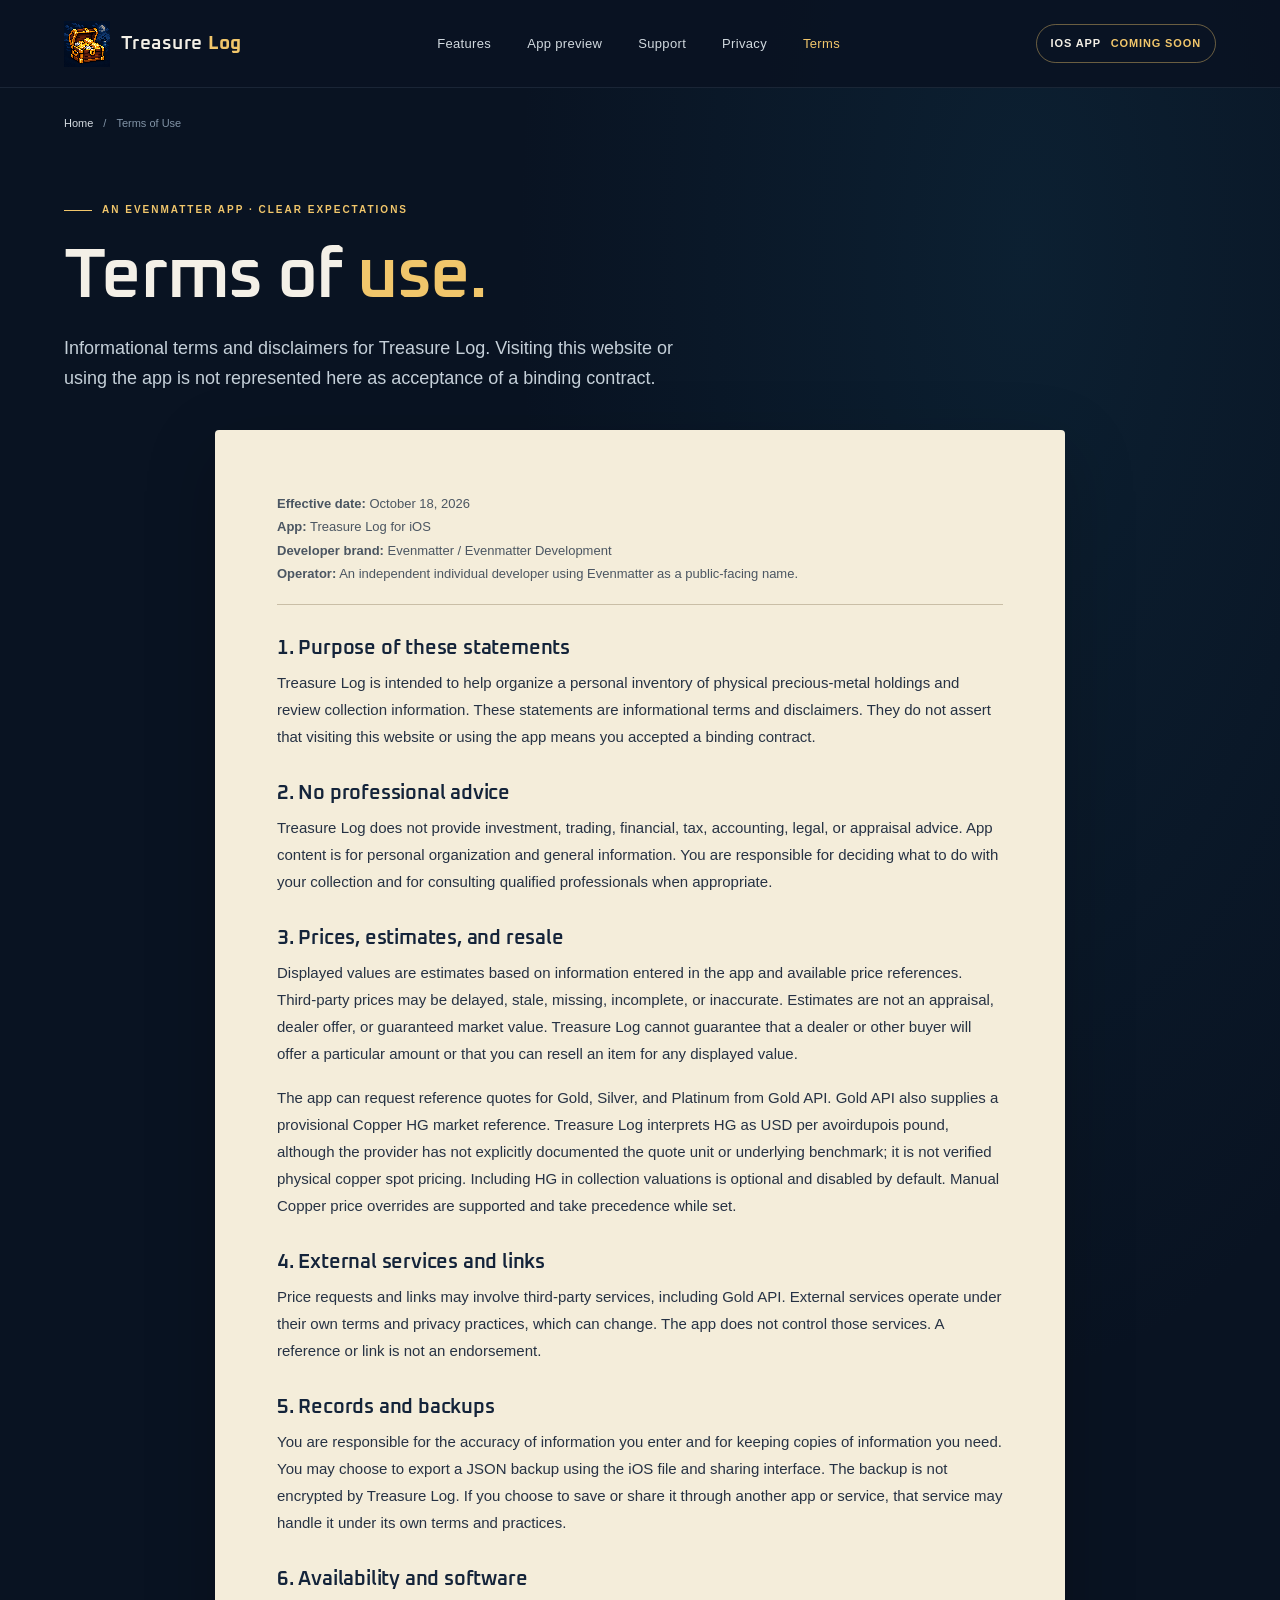
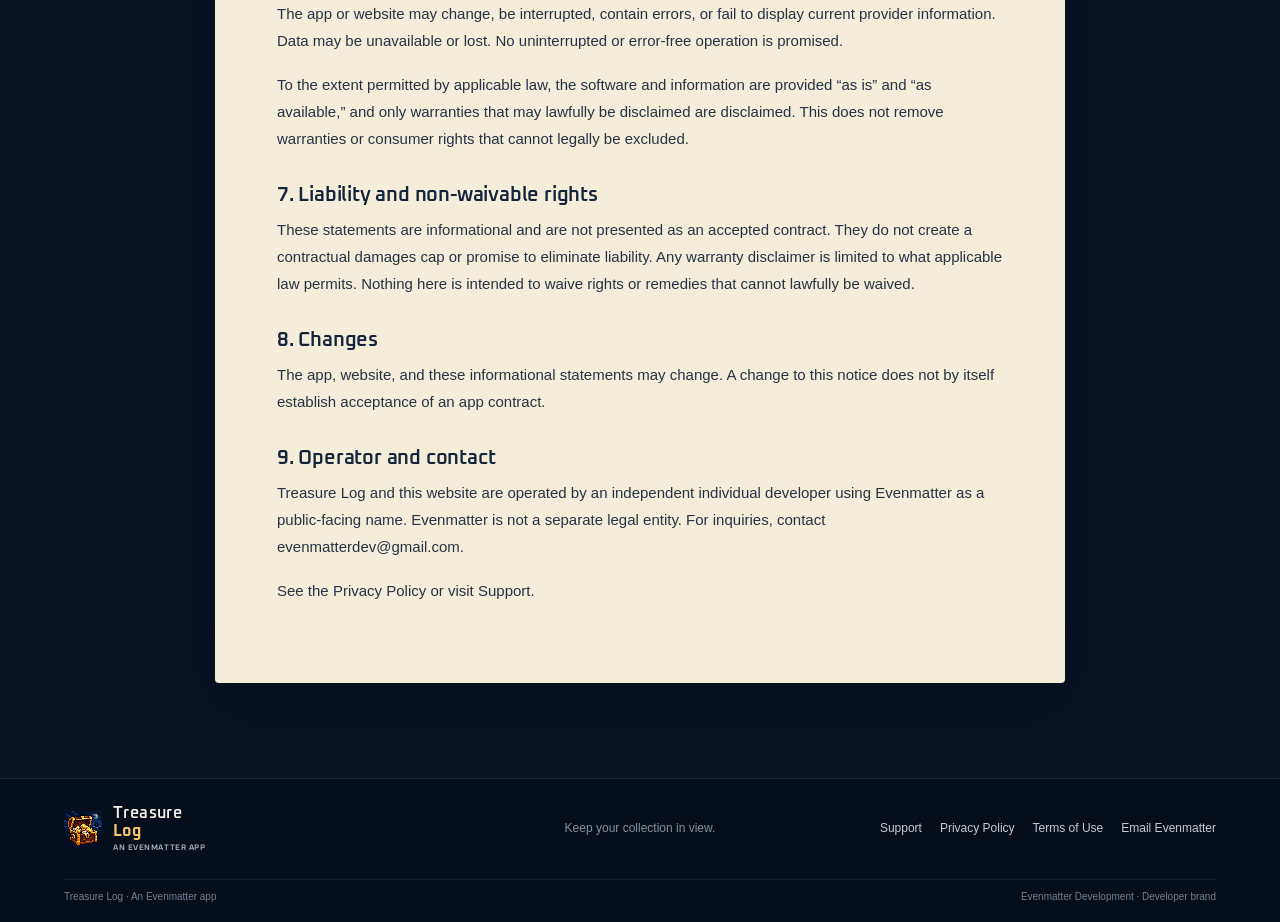
<file: docs/terms/index.html>
<!doctype html>
<html lang="en">
<head>
  <meta charset="utf-8"><meta name="viewport" content="width=device-width, initial-scale=1"><meta name="theme-color" content="#091322">
  <meta name="description" content="Informational terms and disclaimers for Treasure Log.">
  <title>Terms of Use — Treasure Log</title>
  <link rel="icon" href="../assets/brand/treasurelog-logo.png" type="image/png"><link rel="stylesheet" href="../styles/site.css">
  <script src="../assets/js/launch-status.js" defer></script>
</head>
<body class="inner-page privacy-page terms-page">
  <a class="skip-link" href="#main">Skip to content</a>
  <header class="site-header">
    <a class="brand" href="../" aria-label="Treasure Log home"><img src="../assets/brand/treasurelog-logo.png" width="52" height="52" alt=""><span>Treasure <b>Log</b></span></a>
    <nav class="main-nav" aria-label="Main navigation"><a href="../#features">Features</a><a href="../#screenshots">App preview</a><a href="../support/">Support</a><a href="../privacy/">Privacy</a><a aria-current="page" href="./">Terms</a></nav>
    <a class="nav-cta" href="../#availability" data-store-cta data-fallback-href="../#availability">iOS app <span data-launch-status>Coming Soon</span></a>
  </header>
  <main id="main" class="wrap inner-main">
    <div class="breadcrumb"><a href="../">Home</a><span aria-hidden="true">/</span><span>Terms of Use</span></div>
    <section class="page-hero privacy-hero"><p class="eyebrow"><span class="eyebrow-line"></span> An Evenmatter app · Clear expectations</p><h1>Terms of <em>use.</em></h1><p class="page-lede">Informational terms and disclaimers for Treasure Log. Visiting this website or using the app is not represented here as acceptance of a binding contract.</p></section>
    <article class="policy-paper">
      <p class="policy-meta"><strong>Effective date:</strong> October 18, 2026<br><strong>App:</strong> Treasure Log for iOS<br><strong>Developer brand:</strong> Evenmatter / Evenmatter Development<br><strong>Operator:</strong> An independent individual developer using Evenmatter as a public-facing name.</p>
      <h2>1. Purpose of these statements</h2>
      <p>Treasure Log is intended to help organize a personal inventory of physical precious-metal holdings and review collection information. These statements are informational terms and disclaimers. They do not assert that visiting this website or using the app means you accepted a binding contract.</p>
      <h2>2. No professional advice</h2>
      <p>Treasure Log does not provide investment, trading, financial, tax, accounting, legal, or appraisal advice. App content is for personal organization and general information. You are responsible for deciding what to do with your collection and for consulting qualified professionals when appropriate.</p>
      <h2>3. Prices, estimates, and resale</h2>
      <p>Displayed values are estimates based on information entered in the app and available price references. Third-party prices may be delayed, stale, missing, incomplete, or inaccurate. Estimates are not an appraisal, dealer offer, or guaranteed market value. Treasure Log cannot guarantee that a dealer or other buyer will offer a particular amount or that you can resell an item for any displayed value.</p>
      <p>The app can request reference quotes for Gold, Silver, and Platinum from <a href="https://gold-api.com/">Gold API</a>. Gold API also supplies a provisional Copper HG market reference. Treasure Log interprets HG as USD per avoirdupois pound, although the provider has not explicitly documented the quote unit or underlying benchmark; it is not verified physical copper spot pricing. Including HG in collection valuations is optional and disabled by default. Manual Copper price overrides are supported and take precedence while set.</p>
      <h2>4. External services and links</h2>
      <p>Price requests and links may involve third-party services, including Gold API. External services operate under their own terms and privacy practices, which can change. The app does not control those services. A reference or link is not an endorsement.</p>
      <h2>5. Records and backups</h2>
      <p>You are responsible for the accuracy of information you enter and for keeping copies of information you need. You may choose to export a JSON backup using the iOS file and sharing interface. The backup is not encrypted by Treasure Log. If you choose to save or share it through another app or service, that service may handle it under its own terms and practices.</p>
      <h2>6. Availability and software</h2>
      <p>The app or website may change, be interrupted, contain errors, or fail to display current provider information. Data may be unavailable or lost. No uninterrupted or error-free operation is promised.</p>
      <p>To the extent permitted by applicable law, the software and information are provided “as is” and “as available,” and only warranties that may lawfully be disclaimed are disclaimed. This does not remove warranties or consumer rights that cannot legally be excluded.</p>
      <h2>7. Liability and non-waivable rights</h2>
      <p>These statements are informational and are not presented as an accepted contract. They do not create a contractual damages cap or promise to eliminate liability. Any warranty disclaimer is limited to what applicable law permits. Nothing here is intended to waive rights or remedies that cannot lawfully be waived.</p>
      <h2>8. Changes</h2>
      <p>The app, website, and these informational statements may change. A change to this notice does not by itself establish acceptance of an app contract.</p>
      <h2>9. Operator and contact</h2>
      <p>Treasure Log and this website are operated by an independent individual developer using Evenmatter as a public-facing name. Evenmatter is not a separate legal entity. For inquiries, contact <a href="mailto:evenmatterdev@gmail.com?subject=Treasure%20Log%20Legal%20Inquiry">evenmatterdev@gmail.com</a>.</p>
      <p>See the <a href="../privacy/">Privacy Policy</a> or visit <a href="../support/">Support</a>.</p>
    </article>
  </main>
  <footer class="site-footer"><div class="wrap footer-main"><a class="brand footer-brand" href="../"><img src="../assets/brand/treasurelog-logo.png" width="44" height="44" loading="lazy" alt=""><span>Treasure <b>Log</b><small>An Evenmatter app</small></span></a><p>Keep your collection in view.</p><nav aria-label="Footer navigation"><a href="../support/">Support</a><a href="../privacy/">Privacy Policy</a><a href="./">Terms of Use</a><a href="mailto:evenmatterdev@gmail.com">Email Evenmatter</a></nav></div><div class="wrap footer-legal"><span>Treasure Log · An Evenmatter app</span><span>Evenmatter Development · Developer brand</span></div></footer>
</body>
</html>
</file>
<file: docs/styles/site.css>
@font-face{font-family:Oxanium;src:url('../assets/fonts/oxanium.ttf') format('truetype');font-style:normal;font-weight:100 900;font-display:swap}
:root{color-scheme:dark;--night:#091322;--night-2:#0d1a2c;--panel:#122239;--panel-2:#162942;--line:#2c4057;--ink:#f4f0e7;--muted:#bcc7d2;--blue:#62b7d2;--gold:#f1c66b;--gold-deep:#9b702b;--mahogany:#713e2c;--paper:#f4edda;--paper-ink:#263244;--body:"Avenir Next",Avenir,"Segoe UI",sans-serif;--display:Oxanium,"Avenir Next",sans-serif;--max:1160px;--gutter:clamp(20px,5vw,64px)}
*{box-sizing:border-box}
html{scroll-behavior:smooth;scroll-padding-top:90px}
body{margin:0;background:var(--night);color:var(--ink);font:16px/1.65 var(--body);-webkit-font-smoothing:antialiased;text-rendering:optimizeLegibility}
img{display:block;max-width:100%;height:auto}
a{color:inherit;text-decoration:none}
a:hover{color:var(--gold)}
button,a,summary{-webkit-tap-highlight-color:transparent}
:focus-visible{outline:3px solid var(--gold);outline-offset:4px;border-radius:3px}
.skip-link{position:absolute;left:16px;top:-70px;z-index:30;background:var(--gold);color:var(--night);padding:10px 15px;font-weight:700}
.skip-link:focus{top:14px}
.wrap{width:min(var(--max),calc(100% - var(--gutter)*2));margin-inline:auto}
.site-header{height:88px;padding:0 var(--gutter);display:flex;align-items:center;justify-content:space-between;gap:26px;border-bottom:1px solid rgba(179,202,220,.1);position:relative;z-index:5;background:rgba(9,19,34,.94)}
.brand{display:inline-flex;align-items:center;gap:11px;font:600 19px/1 var(--display);letter-spacing:.025em;white-space:nowrap}
.brand img{width:46px;height:46px;object-fit:contain;image-rendering:pixelated;flex:none}
.brand b{color:var(--gold);font-weight:700}
.main-nav{display:flex;gap:clamp(16px,3vw,36px);align-items:center;color:#d1d9df;font-size:13px;letter-spacing:.025em}
.main-nav a{padding:8px 0;transition:color .2s}
.main-nav a[aria-current="page"]{color:var(--gold)}
.nav-cta{border:1px solid rgba(241,198,107,.42);border-radius:999px;padding:9px 14px;font-size:11px;font-weight:700;letter-spacing:.08em;text-transform:uppercase;white-space:nowrap}
.nav-cta span{color:var(--gold);margin-left:6px}
.hero{min-height:610px;display:grid;grid-template-columns:minmax(0,1fr) minmax(360px,.92fr);align-items:center;position:relative;padding-top:44px;padding-bottom:72px;gap:12px}
.hero-copy{position:relative;z-index:2;padding:14px 0 20px}
.eyebrow{display:flex;align-items:center;gap:10px;color:var(--gold);font-size:10px;font-weight:700;letter-spacing:.2em;line-height:1.4;text-transform:uppercase;margin:0 0 19px}
.eyebrow-line{height:1px;width:28px;background:var(--gold);display:inline-block}
h1,h2,h3,p{margin-top:0}
h1,h2,h3{font-family:var(--display);font-weight:600;line-height:1.15;letter-spacing:-.025em}
.hero h1{font-size:clamp(44px,6vw,76px);max-width:680px;margin:0 0 22px}
h1 em,h2 em{font-style:normal;color:var(--gold)}
.hero-intro{max-width:565px;color:#ced7df;font-size:clamp(16px,1.5vw,19px);line-height:1.75;margin-bottom:28px}
.hero-actions{display:flex;align-items:center;gap:22px;flex-wrap:wrap}
.button{min-height:48px;display:inline-flex;align-items:center;justify-content:center;gap:12px;border-radius:5px;padding:11px 19px;font-size:13px;font-weight:700;letter-spacing:.025em;transition:transform .2s,background .2s,border-color .2s}
.button:hover{transform:translateY(-2px)}
.button-gold{background:var(--gold);color:#182031;box-shadow:0 8px 30px rgba(241,198,107,.14)}
.button-gold:hover{color:#101a29;background:#ffda84}
.coming-note{display:inline-flex;align-items:center;gap:8px;font-size:12px;color:var(--muted)}
.status-dot{width:7px;height:7px;background:var(--gold);border-radius:50%;box-shadow:0 0 0 4px rgba(241,198,107,.12)}
.hero-proof{display:flex;align-items:center;gap:14px;margin-top:46px;color:#aebbc9;font-size:10px;letter-spacing:.1em;text-transform:uppercase}
.hero-proof b{font:600 13px var(--display);color:var(--gold);margin-right:5px}
.hero-proof i{width:3px;height:3px;border-radius:50%;background:#6f8295}
.hero-scene{height:490px;max-width:520px;width:100%;position:relative;justify-self:end;overflow:hidden;isolation:isolate;mask-image:linear-gradient(to bottom,black 86%,transparent 100%);-webkit-mask-image:linear-gradient(to bottom,black 86%,transparent 100%)}
.scene-glow{position:absolute;inset:7% -5% 0;z-index:-1;background:radial-gradient(ellipse at 54% 48%,rgba(27,106,142,.4),transparent 60%)}
.cove-art{position:absolute;inset:0;width:100%;height:100%;object-fit:cover;object-position:center 46%;opacity:.66;z-index:-2;image-rendering:pixelated;mask-image:linear-gradient(to right,transparent 0%,black 13%,black 88%,transparent 100%);-webkit-mask-image:linear-gradient(to right,transparent 0%,black 13%,black 88%,transparent 100%)}
.chest-art{position:absolute;width:min(84%,440px);height:auto;left:50%;top:52%;transform:translate(-50%,-38%);filter:drop-shadow(0 19px 26px rgba(0,0,0,.65));image-rendering:pixelated}
.scene-caption{position:absolute;bottom:28px;right:8px;color:#e6d7b8;font:500 12px var(--display);letter-spacing:.04em;text-shadow:0 2px 8px #06111f}
.scene-caption-mark{color:var(--gold);margin-right:7px}
.hero-bottom-rule{position:absolute;left:0;right:0;bottom:0;height:1px;display:flex;justify-content:space-between;background:linear-gradient(90deg,transparent,var(--line) 10%,var(--line) 90%,transparent)}
.hero-bottom-rule span{width:5px;height:5px;background:var(--gold-deep);border-radius:50%;transform:translateY(-2px)}
.intro-band{background:linear-gradient(105deg,#11223a,#0e1b2d 65%,#102336);border-block:1px solid rgba(98,183,210,.14);padding:66px 0 70px;text-align:center}
.intro-inner{max-width:760px}
.eyebrow-light{justify-content:center;color:#8fcde0}
.intro-band h2,.section-heading h2,.screens-copy h2,.availability h2,.support-bottom h2{font-size:clamp(29px,4vw,46px);margin:0 0 15px}
.intro-band p:last-child{color:#c0cbd5;max-width:690px;margin:0 auto;font-size:16px}
.section-pad{padding-top:100px;padding-bottom:108px}
.section-heading{display:flex;align-items:end;justify-content:space-between;gap:32px;margin-bottom:35px}
.section-heading .eyebrow{margin-bottom:12px}
.section-heading h2{margin:0}
.section-heading>p{max-width:340px;color:var(--muted);margin:0 0 4px;font-size:14px}
.feature-grid{display:grid;grid-template-columns:repeat(3,minmax(0,1fr));gap:13px}
.feature-card{min-height:280px;position:relative;padding:25px 26px 23px;background:linear-gradient(145deg,#14253b,#101d30);border:1px solid #2a3d53;border-radius:5px;overflow:hidden;transition:transform .2s,border-color .2s}
.feature-card:hover{transform:translateY(-3px);border-color:#54708a}
.feature-card-large{grid-column:span 2;min-height:280px;background:radial-gradient(ellipse at 90% 100%,rgba(45,113,135,.17),transparent 55%),linear-gradient(145deg,#172a43,#111e31)}
.feature-index{font:600 10px var(--display);letter-spacing:.14em;color:#90a4b7}
.feature-icon{width:38px;height:38px;display:grid;place-items:center;border:1px solid rgba(241,198,107,.38);border-radius:50%;color:var(--gold);font-size:18px;margin:19px 0 14px}
.feature-card h3{font-size:21px;margin:0 0 10px}
.feature-card p{color:#b9c6d1;font-size:13px;line-height:1.7;margin:0;max-width:460px}
.metal-chips{display:flex;gap:7px;flex-wrap:wrap;margin-top:20px}
.metal-chips span{font-size:10px;color:#e6dfd0;border:1px solid #475b70;border-radius:2px;padding:4px 9px}
.feature-card-gold{background:linear-gradient(145deg,#362a1b,#1b2432 82%);border-color:#66502d}
.feature-card-gold .feature-index,.feature-card-gold .card-footnote{color:#e2c883}
.card-footnote{display:block;font-size:10px;margin-top:15px;letter-spacing:.025em}
.feature-card-scene{background:radial-gradient(ellipse at 96% 100%,rgba(25,119,151,.38),transparent 52%),linear-gradient(145deg,#132d42,#122035)}
.mini-chest{position:absolute;right:25px;bottom:13px;color:rgba(241,198,107,.16);font-size:58px;transform:rotate(-12deg)}
.feature-card-dark{background:linear-gradient(145deg,#241a1a,#142238);border-color:#49332c}
.text-link{display:inline-flex;gap:9px;align-items:center;margin-top:17px;color:var(--gold);font-size:12px;font-weight:700}
.screens-section{overflow:hidden;background:linear-gradient(108deg,#0c1928,#11263a 60%,#102138);border-block:1px solid rgba(98,183,210,.14)}
.screens-wrap{min-height:560px;display:grid;grid-template-columns:.78fr 1.22fr;align-items:center;gap:45px;padding-top:70px;padding-bottom:70px}
.screens-copy{max-width:390px}
.screens-copy .eyebrow{justify-content:flex-start}
.screens-copy h2{margin-bottom:17px}
.screens-copy h2 em{font-size:.75em;line-height:1.5;display:inline-block}
.screens-copy>p:not(.eyebrow){color:#becbd6;font-size:14px;margin-bottom:25px}
.button-outline{border:1px solid rgba(241,198,107,.56);color:#f6d991;background:rgba(9,19,34,.18)}
.button-outline:hover{background:rgba(241,198,107,.1);color:white}
.screens-gallery{min-height:430px;display:flex;align-items:center;justify-content:center;gap:23px;position:relative;perspective:800px}
.phone-shot{width:min(43%,260px);margin:0;position:relative;filter:drop-shadow(0 20px 24px rgba(0,0,0,.4))}
.phone-shot img{width:100%;border:5px solid #263448;border-radius:26px;background:#101d30}
.phone-shot figcaption{margin-top:12px;text-align:center;color:#d1d8dd;font-size:10px;letter-spacing:.035em;white-space:nowrap}
.phone-shot figcaption span{color:var(--gold);font:600 11px var(--display);margin-right:6px}
.phone-shot-main{z-index:2;transform:rotate(-3deg) translateY(4px)}
.phone-shot-side{transform:rotate(4deg) translateY(-27px)}
.availability{display:flex;align-items:center;gap:22px;padding-block:55px}
.availability-mark{width:53px;height:53px;border-radius:50%;display:grid;place-items:center;border:1px solid var(--gold-deep);color:var(--gold);font-size:22px;flex:none}
.availability h2{font-size:25px;margin:0 0 7px}
.availability p{color:#b9c5d0;margin:0;font-size:13px}
.availability .eyebrow{margin:0 0 7px;font-size:9px}
.button-muted{margin-left:auto;background:#17253a;border:1px solid #344960;color:#aebbc8;cursor:default}
.site-footer{background:#060e19;border-top:1px solid rgba(179,202,220,.12)}
.footer-main{min-height:100px;display:grid;grid-template-columns:1fr 1fr 1fr;align-items:center;gap:20px}
.footer-brand{font-size:16px}.footer-brand img{width:38px;height:38px}.footer-brand span{display:flex;flex-direction:column;line-height:1.1}.footer-brand small{font:600 8px/1.3 Oxanium,sans-serif;letter-spacing:.07em;color:#a9b6c5;text-transform:uppercase;margin-top:3px}
.footer-main>p{margin:0;text-align:center;color:#8192a3;font-size:12px}
.footer-main nav{display:flex;flex-wrap:wrap;justify-content:flex-end;gap:12px 18px;font-size:12px;color:#c2ccd5}
.draft-mini{color:var(--gold);font-size:9px;text-transform:uppercase;letter-spacing:.08em;border:1px solid rgba(241,198,107,.32);border-radius:3px;padding:2px 4px;margin-left:3px}
.footer-legal{min-height:43px;padding-block:9px;border-top:1px solid rgba(179,202,220,.08);display:flex;justify-content:space-between;gap:16px;color:#718195;font-size:10px}
/* Inner pages */
.inner-page{background:radial-gradient(ellipse at 80% 10%,rgba(22,78,105,.22),transparent 35%),var(--night)}
.inner-main{padding-bottom:95px}
.breadcrumb{display:flex;align-items:center;gap:10px;padding-top:26px;font-size:11px;color:#8294a7}
.breadcrumb a{color:#d5dce2}
.page-hero{padding:71px 0 50px;max-width:770px}
.page-hero .eyebrow{margin-bottom:20px}
.page-hero h1{font-size:clamp(44px,7vw,70px);margin:0 0 15px}
.page-lede{font-size:18px;color:#c5d0d9;max-width:620px;margin:0;line-height:1.7}
.support-contact{display:grid;grid-template-columns:58px minmax(0,1fr) minmax(240px,.8fr);align-items:center;gap:23px;background:linear-gradient(110deg,#162941,#112033);border:1px solid #34495e;border-left:3px solid var(--gold-deep);padding:26px 29px;margin-bottom:74px}
.contact-star{width:45px;height:45px;border-radius:50%;display:grid;place-items:center;border:1px solid rgba(241,198,107,.45);color:var(--gold);font-size:19px}
.support-contact .eyebrow{margin-bottom:5px;font-size:9px}
.support-contact h2{font-size:23px;margin:0 0 5px}
.support-contact p:last-child{font-size:12px;color:#b9c5d0;margin:0;max-width:470px}
.contact-email{padding:13px 15px;background:#0a1422;border:1px solid #9b702b;display:flex;flex-direction:column;gap:4px;overflow-wrap:anywhere}
.email-link{color:var(--gold);font-weight:700;text-decoration:underline;text-underline-offset:3px;overflow-wrap:anywhere}
.contact-label{font-size:9px;letter-spacing:.08em;text-transform:uppercase;color:#d4b46e}
.contact-email strong{font:600 13px var(--display);color:#f5e7c5}
.faq-section{display:grid;grid-template-columns:.72fr 1.28fr;gap:65px}
.faq-heading{position:sticky;top:30px;align-self:start}
.faq-heading h2{font-size:31px;margin:0 0 13px}
.faq-heading>p:last-child{color:#b7c4d0;font-size:13px;max-width:290px}
.faq-list{border-top:1px solid var(--line)}
.faq-item{border-bottom:1px solid var(--line)}
.faq-item summary{list-style:none;cursor:pointer;display:grid;grid-template-columns:42px 1fr 20px;gap:12px;align-items:center;padding:20px 0;font:600 17px/1.4 var(--display)}
.faq-item summary::-webkit-details-marker{display:none}
.faq-number{font:600 11px var(--display);color:#dfb84f}
.faq-plus{position:relative;width:18px;height:18px}
.faq-plus:before,.faq-plus:after{content:"";position:absolute;left:2px;top:8px;width:14px;height:1px;background:var(--gold)}
.faq-plus:after{transform:rotate(90deg);transition:transform .2s}
.faq-item[open] .faq-plus:after{transform:rotate(0)}
.faq-answer{padding:0 34px 20px 54px;color:#bdc9d3;font-size:13px;line-height:1.8}
.faq-answer p{margin:0}
.support-bottom{margin-top:86px;padding:37px 42px;background:linear-gradient(105deg,#10263a,#142239 70%,#291f19);border:1px solid #35485c;display:flex;align-items:center;gap:25px}
.support-bottom h2{font-size:27px;max-width:540px;margin-bottom:9px}
.support-bottom p:last-child{font-size:13px;color:#bdc9d3;margin:0}
.support-bottom .eyebrow{margin-bottom:10px}
.support-bottom .button-muted{white-space:normal;text-align:center;max-width:190px;line-height:1.4;padding:10px 14px}
/* Privacy draft */
.privacy-hero{padding-bottom:36px}
.draft-banner{display:flex;gap:16px;align-items:flex-start;padding:17px 19px;margin-bottom:24px;border:1px solid #977333;background:rgba(81,58,24,.36);color:#f1dfb7}
.draft-icon{width:25px;height:25px;display:grid;place-items:center;border:1px solid var(--gold);border-radius:50%;font:700 13px var(--display);flex:none}
.draft-banner strong{font:600 14px var(--display)}
.draft-banner p{color:#dfd0b5;font-size:12px;margin:3px 0 0}
.policy-paper{max-width:850px;margin:0 auto;background:var(--paper);color:var(--paper-ink);padding:clamp(24px,6vw,62px);border-radius:4px;box-shadow:0 22px 70px rgba(0,0,0,.22);font-size:15px;line-height:1.8}
.policy-paper p{margin-bottom:17px}
.policy-meta{padding-bottom:19px;border-bottom:1px solid #c9bea6;color:#4b5662;font-size:13px}
.policy-paper h2{font-size:20px;color:#14243a;margin:32px 0 9px;letter-spacing:-.01em}
.policy-paper code{overflow-wrap:anywhere;font-size:.9em;background:#e6ddca;padding:2px 4px;border-radius:3px}
.policy-review-list{margin-top:32px;padding:20px 23px;border:1px solid #a4772d;background:#fff5dc}
.policy-review-list>strong{font-family:var(--display);color:#50381d}
.policy-review-list ul{margin:10px 0 0;padding-left:21px}
.policy-review-list li{margin:6px 0;font-size:13px}
@media(max-width:900px){
 .site-header{height:78px;gap:13px}.main-nav{gap:17px;font-size:12px}.nav-cta{font-size:10px;padding:8px 10px}.brand{font-size:16px}.brand img{width:40px;height:40px}
 .hero{min-height:590px;grid-template-columns:minmax(0,1fr) minmax(270px,.8fr);gap:0}.hero-scene{height:420px}.hero h1{font-size:clamp(42px,6.4vw,61px)}.hero-proof{gap:9px;font-size:9px}
 .feature-card{padding:22px 21px}.screens-wrap{grid-template-columns:.8fr 1.2fr;gap:25px}.screens-gallery{gap:13px}.phone-shot{width:45%}.support-contact{grid-template-columns:48px 1fr}.contact-email{grid-column:2}.faq-section{gap:38px}
}
@media(max-width:680px){
 html{scroll-padding-top:76px}.site-header{height:auto;min-height:70px;padding:10px var(--gutter);display:grid;grid-template-columns:1fr auto;gap:8px 12px}.brand{font-size:16px}.brand img{width:38px;height:38px}.main-nav{grid-column:1/-1;grid-row:2;order:3;justify-content:space-between;gap:8px;border-top:1px solid rgba(179,202,220,.1);padding-top:7px;font-size:11px}.main-nav a{padding:5px 0}.nav-cta{grid-column:2;grid-row:1;font-size:9px;padding:7px 8px}.nav-cta span{margin-left:3px}
 .hero{display:flex;flex-direction:column;align-items:stretch;min-height:unset;padding-top:56px;padding-bottom:28px;gap:5px}.hero-copy{padding:0}.hero h1{font-size:clamp(43px,12vw,62px);max-width:570px}.hero-intro{font-size:16px;line-height:1.65}.hero-actions{gap:13px}.hero-proof{margin-top:27px;flex-wrap:wrap}.hero-scene{align-self:center;justify-self:center;width:min(100%,430px);height:390px;margin-top:5px}.chest-art{width:84%;top:50%}.scene-caption{right:17px}.hero-bottom-rule{bottom:0}
 .intro-band{padding:52px 0}.intro-band h2,.section-heading h2,.screens-copy h2{font-size:32px}.intro-band p:last-child{font-size:14px}
 .section-pad{padding-top:68px;padding-bottom:73px}.section-heading{display:block;margin-bottom:25px}.section-heading>p{margin-top:12px;font-size:13px}.feature-grid{grid-template-columns:1fr;gap:10px}.feature-card,.feature-card-large{grid-column:auto;min-height:auto;padding:22px 22px 24px}.feature-card p{max-width:580px}.feature-card-large{min-height:250px}
 .screens-wrap{display:flex;flex-direction:column;align-items:stretch;gap:20px;padding-top:56px;padding-bottom:43px}.screens-copy{max-width:540px}.screens-copy h2{font-size:31px}.screens-gallery{min-height:360px;gap:12px}.phone-shot{width:min(43%,220px)}.phone-shot img{border-width:4px;border-radius:20px}.phone-shot figcaption{font-size:9px}.phone-shot-main{transform:rotate(-2deg)}.phone-shot-side{transform:rotate(3deg) translateY(-18px)}
 .availability{padding-block:37px;gap:14px;flex-wrap:wrap}.availability-mark{width:43px;height:43px}.availability>div:nth-child(2){flex:1;min-width:180px}.availability h2{font-size:21px}.availability p{font-size:12px}.availability .button-muted{margin-left:57px;min-height:40px;padding:8px 15px}
 .footer-main{grid-template-columns:1fr auto;padding-block:20px;gap:13px}.footer-main>p{display:none}.footer-main nav{gap:14px;font-size:11px;flex-wrap:wrap}.footer-legal{font-size:9px;flex-wrap:wrap;min-height:unset}
 .inner-main{padding-bottom:65px}.breadcrumb{padding-top:19px}.page-hero{padding:51px 0 34px}.page-hero h1{font-size:clamp(42px,12vw,58px)}.page-lede{font-size:16px}.support-contact{grid-template-columns:40px 1fr;gap:14px;padding:20px;margin-bottom:52px}.contact-star{width:37px;height:37px}.support-contact h2{font-size:21px}.contact-email{grid-column:1/-1}.faq-section{display:block}.faq-heading{position:static;margin-bottom:24px}.faq-heading h2{font-size:28px}.faq-item summary{grid-template-columns:30px 1fr 18px;gap:8px;font-size:15px;padding:17px 0}.faq-answer{padding-left:38px;padding-right:12px}.support-bottom{display:block;margin-top:57px;padding:27px 24px}.support-bottom h2{font-size:24px}.support-bottom .button-muted{margin:20px 0 0;max-width:none;width:100%}
 .privacy-hero{padding-bottom:28px}.draft-banner{padding:14px;gap:11px}.draft-banner strong{font-size:13px}.draft-banner p{font-size:11px}.policy-paper{padding:24px 20px;font-size:14px;line-height:1.78}.policy-paper h2{font-size:18px;margin-top:27px}.policy-review-list{padding:16px}.policy-review-list li{font-size:12px}
}
@media(max-width:360px){
 .contact-email{padding-inline:10px}
 .site-header{padding-inline:14px}.brand{font-size:14px;gap:8px}.brand img{width:34px;height:34px}.nav-cta{font-size:8px;padding:6px}.main-nav{font-size:10px}.wrap{width:calc(100% - 32px)}.hero h1{font-size:42px}.hero-proof{font-size:8px;gap:7px}.button{font-size:12px;padding-inline:14px}.phone-shot figcaption{white-space:normal}.footer-main nav{gap:9px;font-size:10px}
}
@media(prefers-reduced-motion:reduce){html{scroll-behavior:auto}*,*::before,*::after{transition-duration:.01ms!important;animation-duration:.01ms!important;animation-iteration-count:1!important}}
</file>
<file: docs/styles/press.css>
.press-main{padding-bottom:82px}
.press-hero{padding-bottom:34px}
.press-hero h1{max-width:900px}
.press-contact{display:inline-flex;align-items:center;gap:12px;margin-top:24px;padding:12px 16px;background:#0a1422;border:1px solid #66502d;border-left:3px solid var(--gold-deep);overflow-wrap:anywhere}
.press-contact .contact-label{white-space:nowrap}
.press-contact a{color:var(--gold);font-weight:700;text-decoration:underline;text-underline-offset:3px}
.press-notice,.press-demo-note{display:flex;gap:14px;align-items:flex-start;padding:17px 19px;border:1px solid #66502d;background:rgba(81,58,24,.25);color:#eadbb9}
.press-notice{margin:0 0 56px}
.press-notice p{margin:0;font-size:13px;line-height:1.75}
.notice-mark{flex:none;width:24px;height:24px;border:1px solid var(--gold);border-radius:50%;display:grid;place-items:center;color:var(--gold);font:700 13px var(--display)}
.press-section{padding-top:20px;margin-top:38px}
.press-section-heading{max-width:790px;margin-bottom:24px}
.press-section-heading .eyebrow{margin-bottom:10px}
.press-section-heading h2{font-size:clamp(28px,4vw,39px);margin:0 0 10px}
.press-section-heading>p:last-child{color:var(--muted);font-size:13px;margin-bottom:0}
.facts-grid{display:grid;grid-template-columns:repeat(2,minmax(0,1fr));margin:0;border-top:1px solid var(--line);border-left:1px solid var(--line)}
.facts-grid>div{padding:18px 20px;background:rgba(18,34,57,.7);border-right:1px solid var(--line);border-bottom:1px solid var(--line)}
.facts-grid dt{font:600 12px var(--display);letter-spacing:.05em;color:var(--gold);margin-bottom:5px}
.facts-grid dd{margin:0;color:#d1d9df;font-size:13px;line-height:1.7}
.facts-note{margin:15px 0 0;padding-left:13px;border-left:2px solid var(--gold-deep);color:#b9c6d1;font-size:12px;line-height:1.75}
.copy-card,.bio-card{padding:23px 25px;margin-top:12px;background:linear-gradient(145deg,#14253b,#101d30);border:1px solid #2a3d53;border-radius:4px}
.copy-card h3{font-size:15px;color:var(--gold);margin:0 0 9px}
.copy-card p,.bio-card p{max-width:900px;color:#c7d1da;font-size:13px;line-height:1.8;margin:0 0 12px}
.copy-card p:last-child,.bio-card p:last-child{margin-bottom:0}
.copy-card .quotable{font-size:17px;color:var(--ink);line-height:1.65}
.press-features{display:grid;grid-template-columns:repeat(3,minmax(0,1fr));gap:12px}
.press-features article{padding:20px 21px;background:#122239;border:1px solid #2c4057}
.press-features h3{font-size:16px;margin:0 0 8px;color:#f1d391}
.press-features p{font-size:12px;color:#bbc7d2;line-height:1.75;margin:0}
.press-demo-note{display:block;margin:0 0 16px;font-size:12px;line-height:1.7}
.press-gallery{display:grid;grid-template-columns:repeat(3,minmax(0,1fr));gap:18px}
.press-shot{min-width:0;margin:0;padding:12px;background:#101d30;border:1px solid #2a3d53}
.press-image-link{display:block;background:#07101c}
.press-shot img{width:100%;height:auto;aspect-ratio:1206/2622;object-fit:contain}
.press-shot figcaption{display:grid;gap:7px;padding:12px 2px 2px}
.press-shot figcaption span{font:600 13px var(--display);color:#f1d391}
.press-shot figcaption a,.brand-download figcaption a{font-size:11px;color:#d8c28d;text-decoration:underline;text-underline-offset:3px}
.press-download-all{display:flex;align-items:center;gap:18px;flex-wrap:wrap;margin:0 0 22px}
.press-download-all>span{max-width:520px;color:#b9c6d1;font-size:12px}
.brand-download-grid{display:grid;grid-template-columns:repeat(4,minmax(0,1fr));gap:14px}
.brand-download{margin:0;padding:13px;background:#101d30;border:1px solid #2a3d53}
.brand-download>a{display:grid;place-items:center;height:180px;padding:9px;background:#091322}
.brand-download img{max-height:100%;max-width:100%;object-fit:contain}
.brand-download:first-child img{border-radius:18%;image-rendering:auto}
.brand-download figcaption{display:grid;gap:6px;padding:11px 2px 1px}
.brand-download figcaption strong{font:600 12px var(--display);color:var(--ink)}
.bio-note{font-size:11px!important;color:#9fabb7!important}
.press-bottom-contact{margin-top:78px;padding:32px 36px;background:linear-gradient(105deg,#10263a,#142239 70%,#291f19);border:1px solid #35485c;display:flex;align-items:center;justify-content:space-between;gap:24px}
.press-bottom-contact h2{font-size:clamp(24px,3vw,32px);margin:0 0 9px}
.press-bottom-contact p:last-child{font-size:13px;color:#bdc9d3;margin:0;max-width:650px}
.press-bottom-contact .eyebrow{margin-bottom:10px}
.press-bottom-contact .button{flex:none;overflow-wrap:anywhere}
@media(max-width:900px){
 .press-gallery{grid-template-columns:repeat(2,minmax(0,1fr))}
 .press-features{grid-template-columns:repeat(2,minmax(0,1fr))}
 .brand-download-grid{grid-template-columns:repeat(2,minmax(0,1fr))}
}
@media(max-width:680px){
 .press-main{padding-bottom:62px}
 .press-hero{padding-top:48px}
 .press-contact{align-items:flex-start;flex-direction:column;gap:4px;margin-top:18px}
 .press-notice{margin-bottom:40px;padding:14px}
 .press-section{margin-top:29px}
 .facts-grid{grid-template-columns:1fr}
 .facts-grid>div{padding:15px 16px}
 .copy-card,.bio-card{padding:19px}
 .copy-card .quotable{font-size:15px}
 .press-features,.press-gallery{grid-template-columns:1fr}
 .press-shot{max-width:440px;margin-inline:auto}
 .press-shot img{max-height:78vh;width:auto;margin-inline:auto}
 .brand-download-grid{grid-template-columns:repeat(2,minmax(0,1fr));gap:10px}
 .brand-download{padding:9px}
 .brand-download>a{height:130px}
 .press-bottom-contact{display:block;margin-top:57px;padding:25px 22px}
 .press-bottom-contact .button{margin-top:19px;width:100%;font-size:11px;padding:10px}
}
@media(max-width:360px){
 .press-contact{width:100%}
 .press-contact a{font-size:13px}
 .brand-download-grid{grid-template-columns:1fr}
 .brand-download>a{height:170px}
}
</file>
